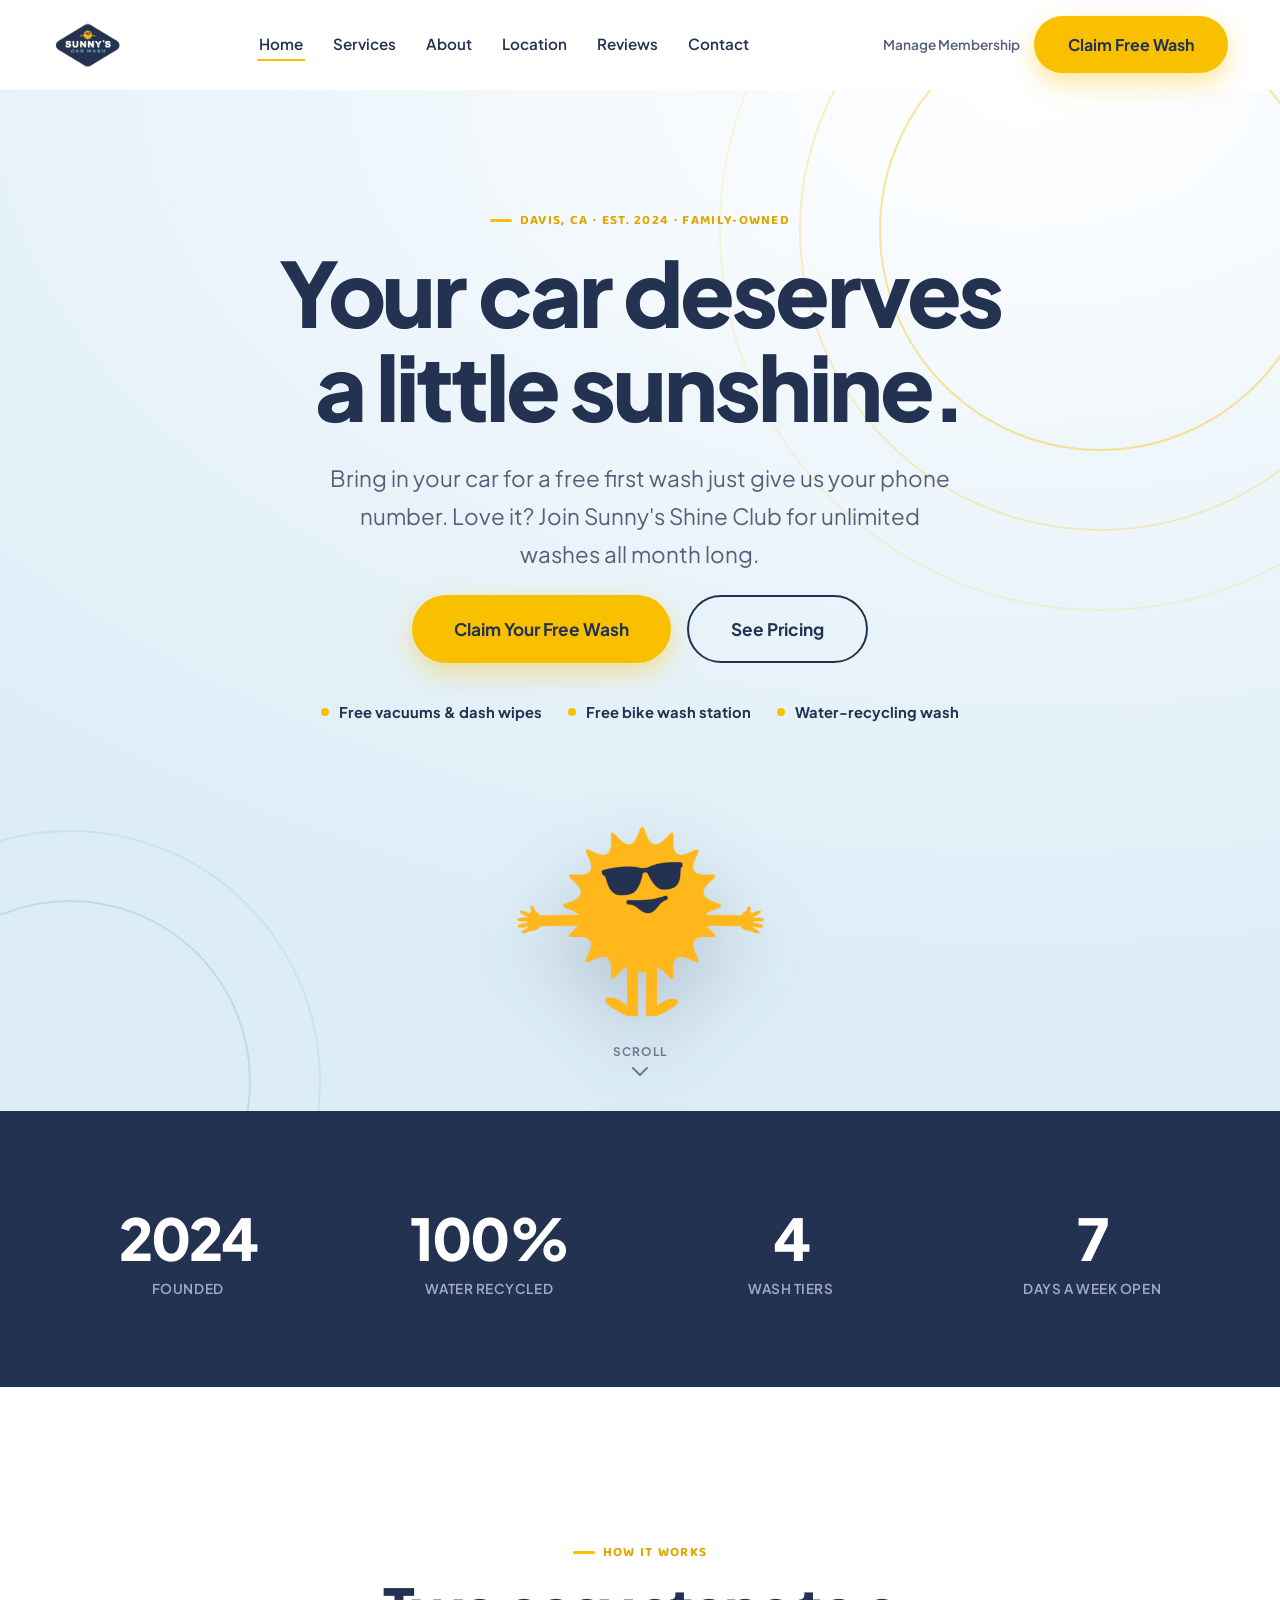
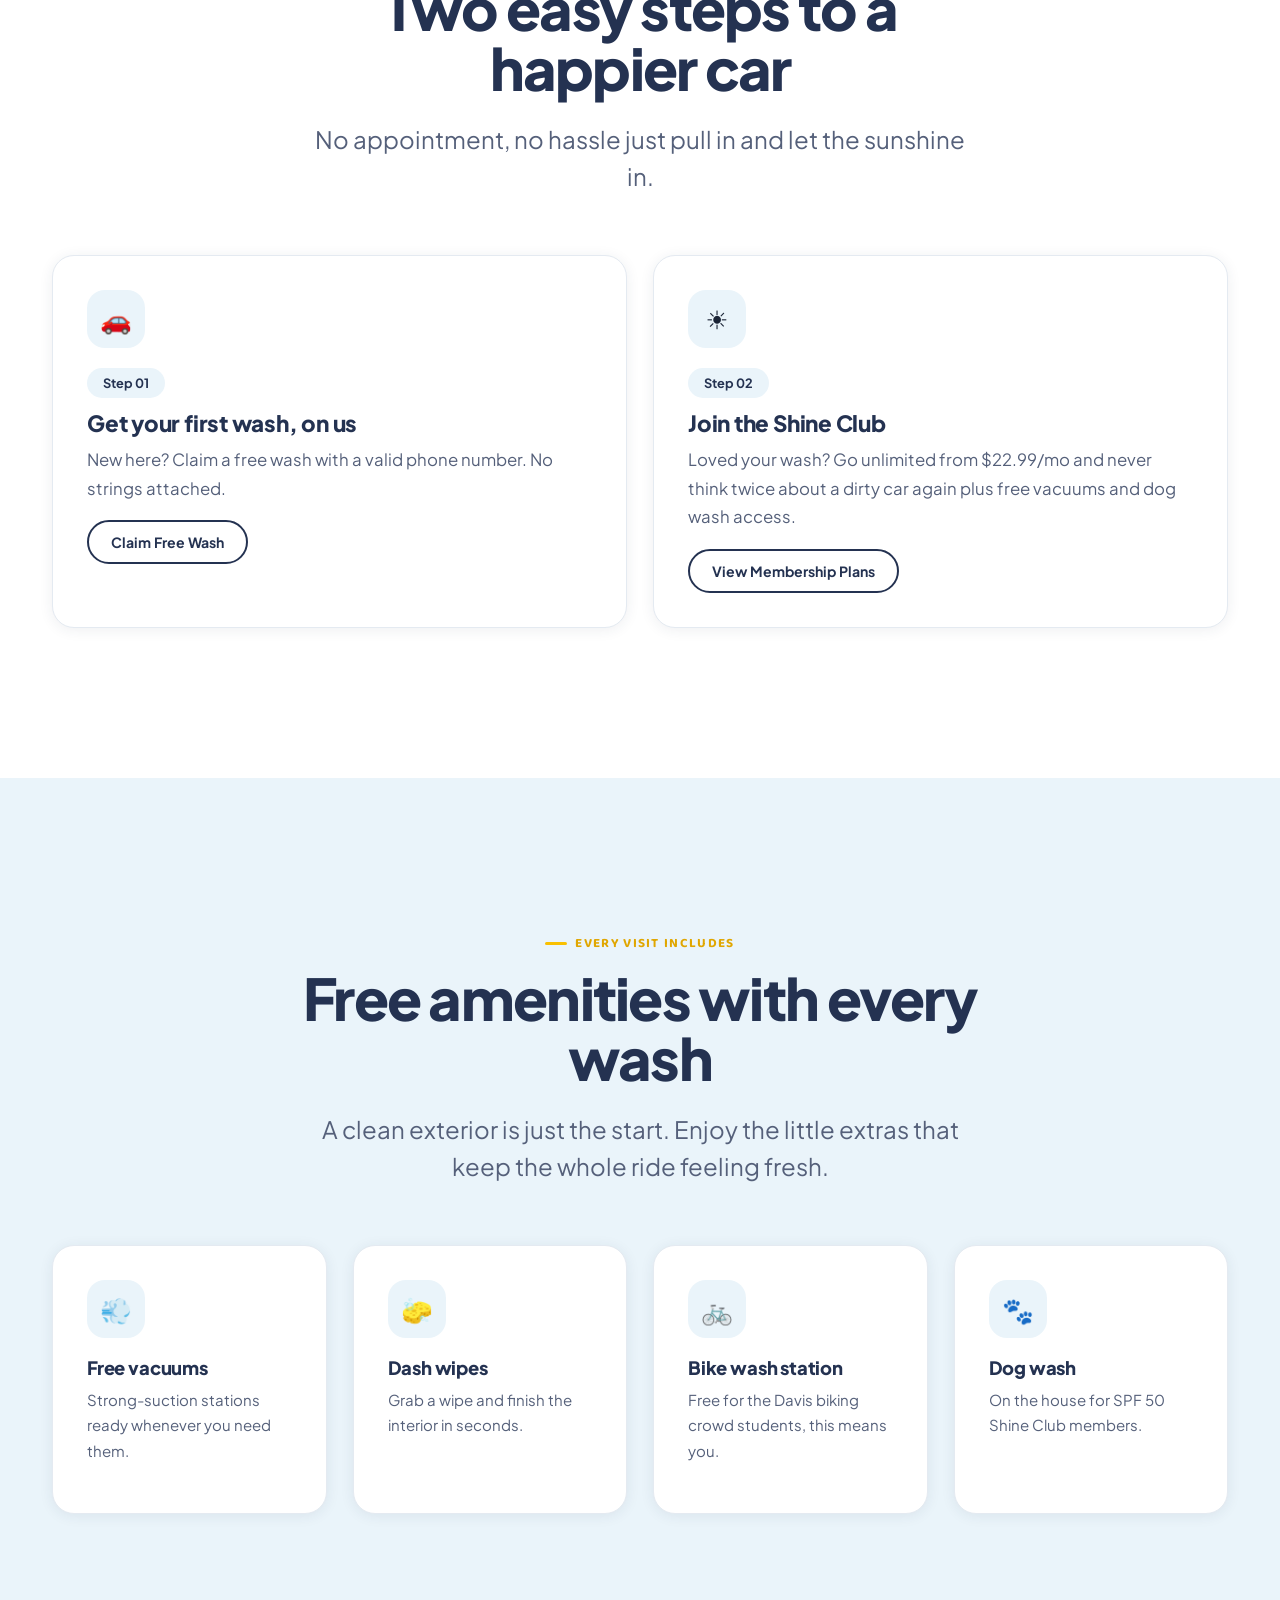
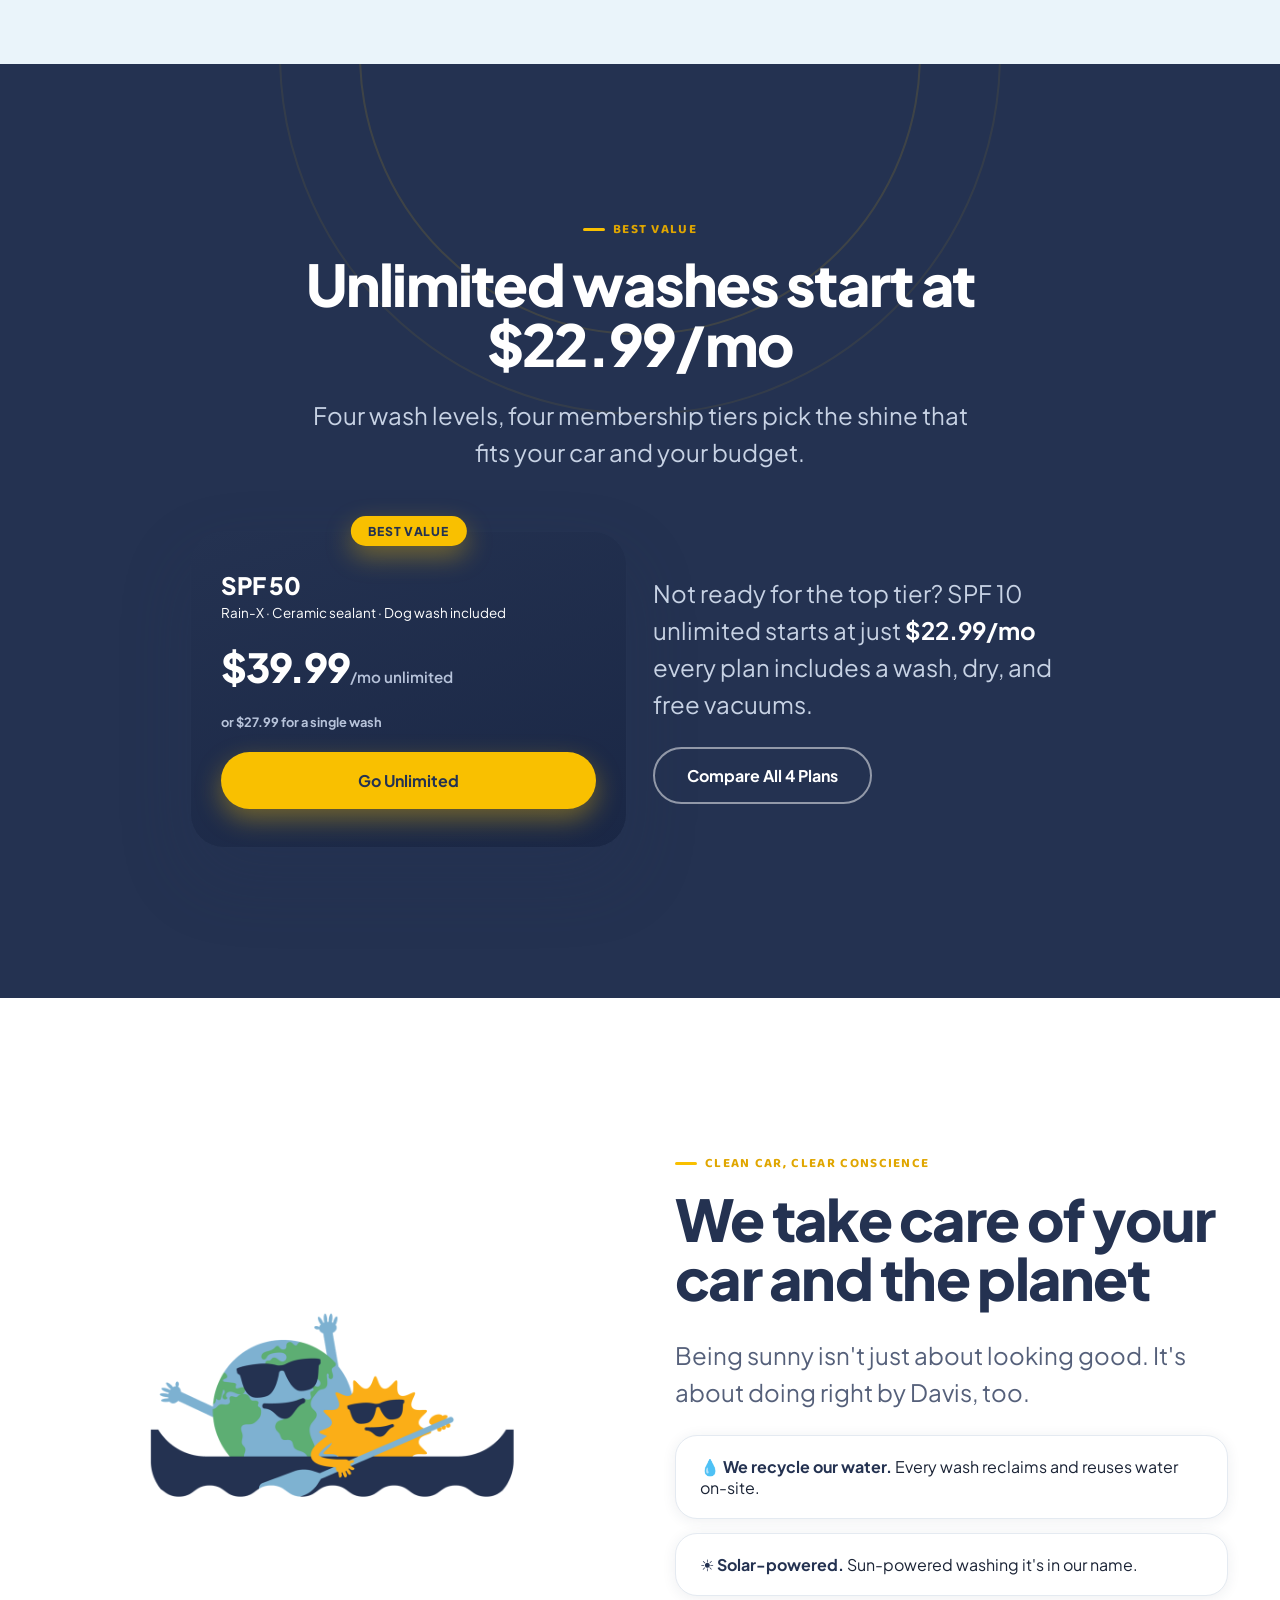
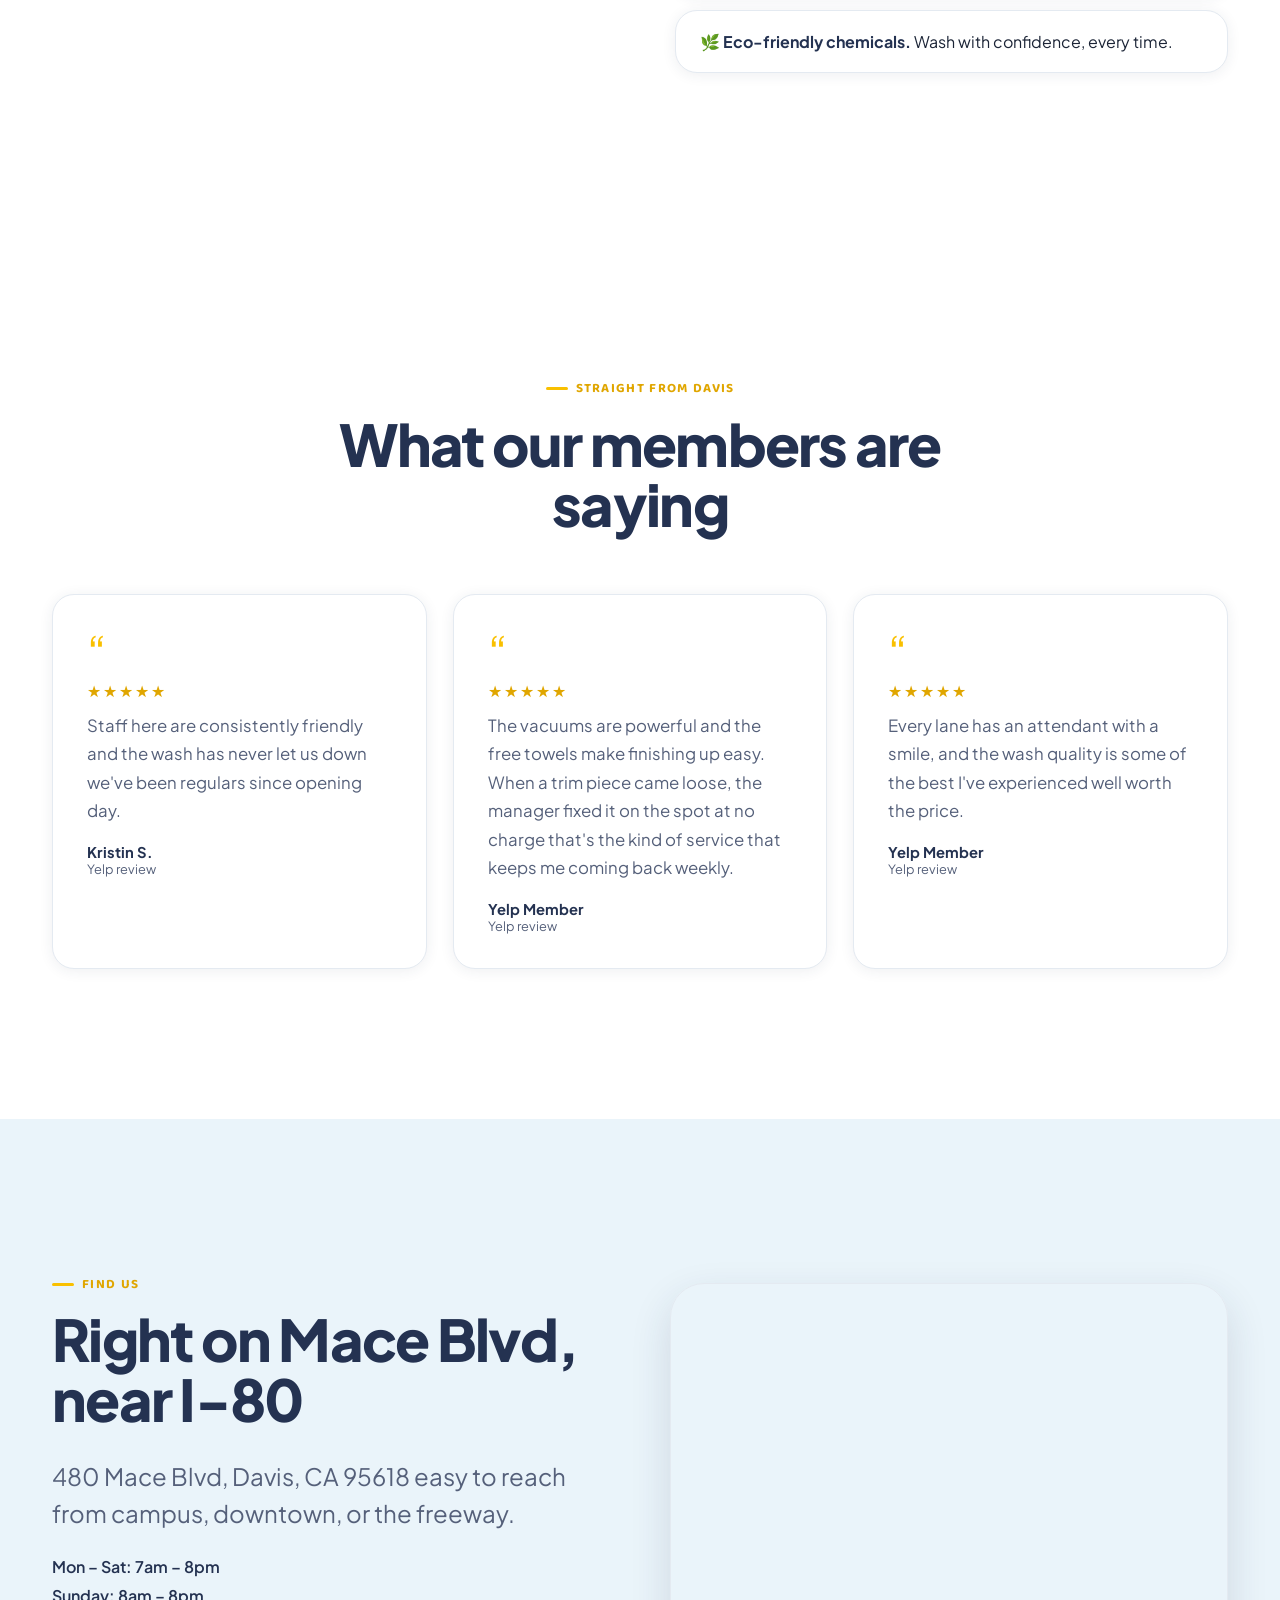
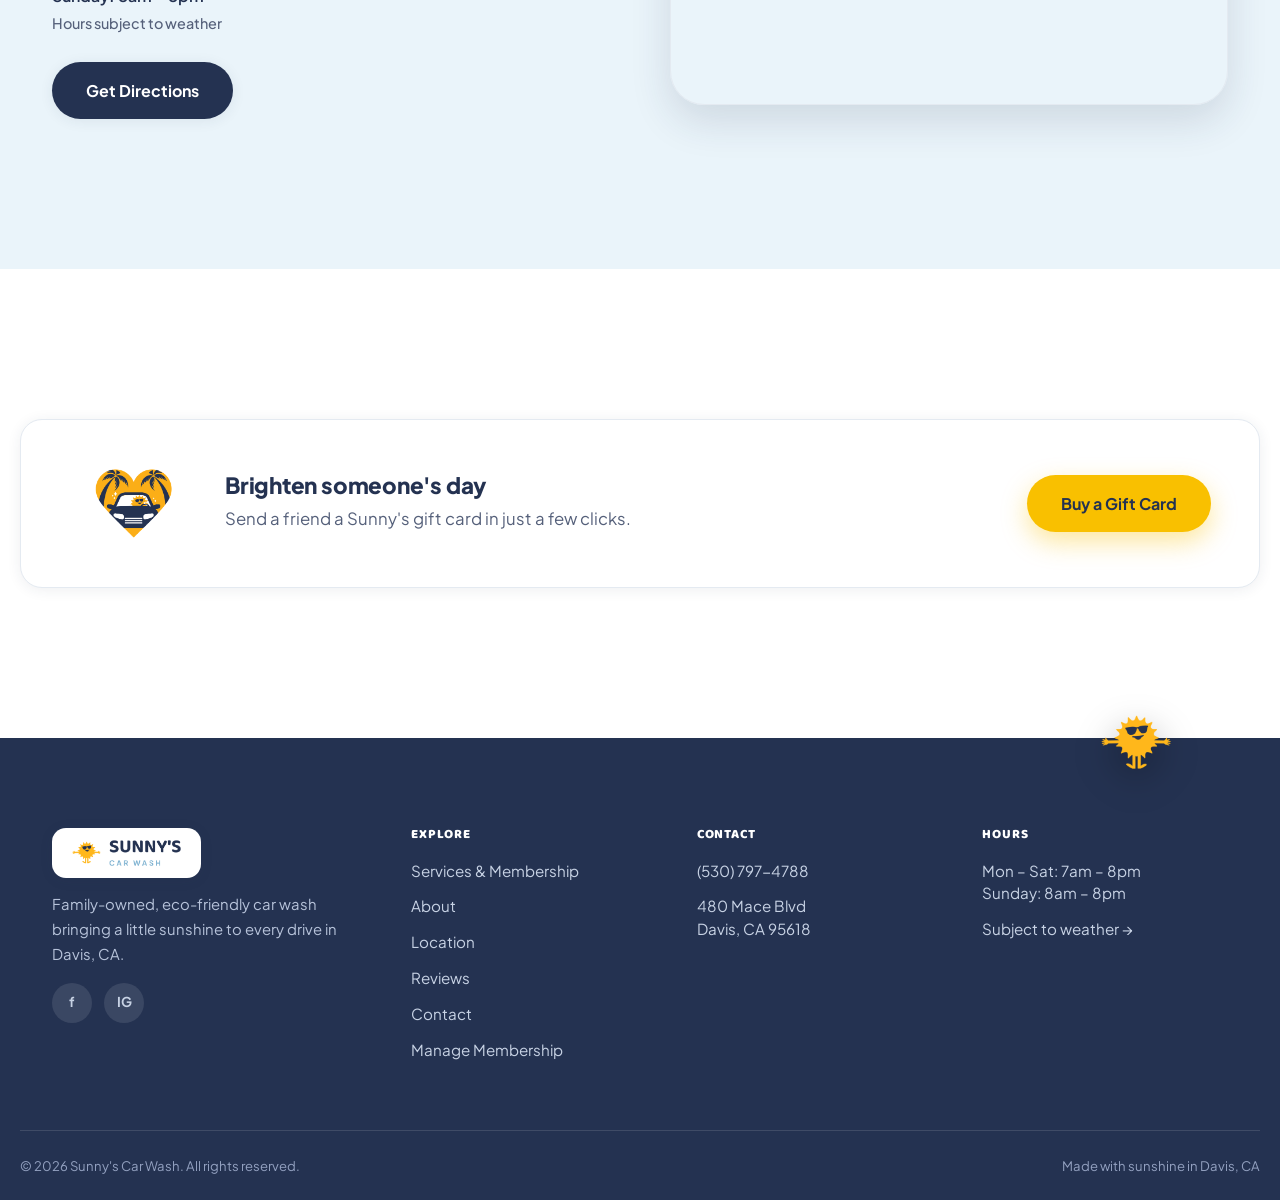
<file: index.html>
<!DOCTYPE html>
<html lang="en">
<head>
<meta charset="UTF-8">
<meta name="viewport" content="width=device-width, initial-scale=1.0">
<title>Sunny's Car Wash | Eco-Friendly Car Wash in Davis, CA</title>
<meta name="description" content="Get your first wash free with a valid phone number, then join Sunny's Shine Club for unlimited washes. Family-owned, eco-friendly car wash on Mace Blvd in Davis, CA.">
<link rel="icon" href="assets/favicon.png">
<link rel="stylesheet" href="css/styles.css">
</head>
<body>

<header class="site-header">
  <div class="header-inner">
    <a href="index.html" class="brand">
      <img src="assets/logo-badge.png" alt="Sunny's Car Wash">
    </a>
    <nav class="nav-links">
      <a href="index.html" class="active">Home</a>
      <a href="services.html">Services</a>
      <a href="about.html">About</a>
      <a href="location.html">Location</a>
      <a href="reviews.html">Reviews</a>
      <a href="contact.html">Contact</a>
    </nav>
    <div class="header-ctas">
      <a class="manage-link" href="https://sunnys-car-wash.patheon.app/" target="_blank" rel="noopener">Manage Membership</a>
      <a class="btn btn-gold" href="https://ahjvejuh.paperform.co" target="_blank" rel="noopener">Claim Free Wash</a>
      <button class="menu-btn" aria-label="Open menu" aria-expanded="false"><span></span><span></span><span></span></button>
    </div>
  </div>
  <nav class="mobile-nav">
    <a href="index.html">Home</a>
    <a href="services.html">Services</a>
    <a href="about.html">About</a>
    <a href="location.html">Location</a>
    <a href="reviews.html">Reviews</a>
    <a href="contact.html">Contact</a>
    <a href="https://sunnys-car-wash.patheon.app/" target="_blank" rel="noopener">Manage Membership</a>
  </nav>
</header>

<!-- ============ HERO (full viewport) ============ -->
<section class="hero">
  <div class="ray-burst" data-parallax="0.12" aria-hidden="true">
    <svg class="ray-spin" width="1000" height="1000" viewBox="0 0 1000 1000" style="right:-320px; top:-360px; opacity:.4;">
      <g stroke="#F9C000" stroke-width="2">
        <circle cx="500" cy="500" r="220" fill="none"/>
        <circle cx="500" cy="500" r="300" fill="none" opacity=".6"/>
        <circle cx="500" cy="500" r="380" fill="none" opacity=".35"/>
      </g>
    </svg>
    <svg width="700" height="700" viewBox="0 0 700 700" style="left:-280px; bottom:-320px; opacity:.3;">
      <g stroke="#7EB2D1" stroke-width="2">
        <circle cx="350" cy="350" r="180" fill="none"/>
        <circle cx="350" cy="350" r="250" fill="none" opacity=".6"/>
      </g>
    </svg>
  </div>
  <div class="hero-inner">
    <div class="eyebrow center" style="justify-content:center;">Davis, CA &middot; Est. 2024 &middot; Family-Owned</div>
    <h1>Your car deserves<br>a little sunshine.</h1>
    <p class="lead">Bring in your car for a free first wash just give us your phone number. Love it? Join Sunny's Shine Club for unlimited washes all month long.</p>
    <div class="btn-row" style="justify-content:center;">
      <a class="btn btn-gold btn-lg" href="https://ahjvejuh.paperform.co" target="_blank" rel="noopener">Claim Your Free Wash</a>
      <a class="btn btn-outline btn-lg" href="services.html">See Pricing</a>
    </div>
    <div class="hero-badges">
      <div class="hero-badge"><span class="dot"></span>Free vacuums &amp; dash wipes</div>
      <div class="hero-badge"><span class="dot"></span>Free bike wash station</div>
      <div class="hero-badge"><span class="dot"></span>Water-recycling wash</div>
    </div>
    <div class="hero-art float-y">
      <img src="assets/mascot.png" alt="Sunny, the Sunny's Car Wash mascot">
    </div>
  </div>
  <div class="scroll-cue">
    <span>Scroll</span>
    <svg class="chev" width="16" height="10" viewBox="0 0 16 10" fill="none"><path d="M1 1L8 8L15 1" stroke="currentColor" stroke-width="2" stroke-linecap="round" stroke-linejoin="round"/></svg>
  </div>
</section>

<!-- ============ STATS BAND ============ -->
<section class="section-pad-sm bg-navy">
  <div class="wrap">
    <div class="stats-band" data-stagger>
      <div class="reveal">
        <div class="stat-num">2024</div>
        <div class="stat-label">Founded</div>
      </div>
      <div class="reveal">
        <div class="stat-num"><span data-count="100" data-suffix="%">0%</span></div>
        <div class="stat-label">Water Recycled</div>
      </div>
      <div class="reveal">
        <div class="stat-num"><span data-count="4">0</span></div>
        <div class="stat-label">Wash Tiers</div>
      </div>
      <div class="reveal">
        <div class="stat-num"><span data-count="7">0</span></div>
        <div class="stat-label">Days a Week Open</div>
      </div>
    </div>
  </div>
</section>

<!-- ============ TWO STEPS ============ -->
<section class="section-pad">
  <div class="wrap">
    <div class="section-head reveal">
      <div class="eyebrow">How it works</div>
      <h2>Two easy steps to a happier car</h2>
      <p class="lg-text">No appointment, no hassle just pull in and let the sunshine in.</p>
    </div>
    <div class="grid grid-2" data-stagger>
      <div class="card lift reveal">
        <div class="icon-tile">🚗</div>
        <span class="pill" style="margin-bottom:14px;">Step 01</span>
        <h3>Get your first wash, on us</h3>
        <p>New here? Claim a free wash with a valid phone number. No strings attached.</p>
        <a class="btn btn-outline btn-sm" href="https://ahjvejuh.paperform.co" target="_blank" rel="noopener">Claim Free Wash</a>
      </div>
      <div class="card lift reveal">
        <div class="icon-tile">☀️</div>
        <span class="pill" style="margin-bottom:14px;">Step 02</span>
        <h3>Join the Shine Club</h3>
        <p>Loved your wash? Go unlimited from $22.99/mo and never think twice about a dirty car again plus free vacuums and dog wash access.</p>
        <a class="btn btn-outline btn-sm" href="services.html">View Membership Plans</a>
      </div>
    </div>
  </div>
</section>

<!-- ============ AMENITIES ============ -->
<section class="section-pad bg-sky">
  <div class="wrap">
    <div class="section-head reveal">
      <div class="eyebrow">Every visit includes</div>
      <h2>Free amenities with every wash</h2>
      <p class="lg-text">A clean exterior is just the start. Enjoy the little extras that keep the whole ride feeling fresh.</p>
    </div>
    <div class="grid grid-4" data-stagger>
      <div class="card lift reveal">
        <div class="icon-tile">💨</div>
        <h3 style="font-size:1.15rem;">Free vacuums</h3>
        <p style="font-size:.94rem;">Strong-suction stations ready whenever you need them.</p>
      </div>
      <div class="card lift reveal">
        <div class="icon-tile">🧽</div>
        <h3 style="font-size:1.15rem;">Dash wipes</h3>
        <p style="font-size:.94rem;">Grab a wipe and finish the interior in seconds.</p>
      </div>
      <div class="card lift reveal">
        <div class="icon-tile">🚲</div>
        <h3 style="font-size:1.15rem;">Bike wash station</h3>
        <p style="font-size:.94rem;">Free for the Davis biking crowd students, this means you.</p>
      </div>
      <div class="card lift reveal">
        <div class="icon-tile">🐾</div>
        <h3 style="font-size:1.15rem;">Dog wash</h3>
        <p style="font-size:.94rem;">On the house for SPF 50 Shine Club members.</p>
      </div>
    </div>
  </div>
</section>

<!-- ============ MEMBERSHIP TEASER ============ -->
<section class="section-pad bg-navy" style="overflow:hidden;">
  <div class="ray-burst" data-parallax="0.08" aria-hidden="true">
    <svg width="900" height="900" viewBox="0 0 900 900" style="left:50%; top:-460px; transform:translateX(-50%); opacity:.12;">
      <g stroke="#F9C000" stroke-width="2">
        <circle cx="450" cy="450" r="280" fill="none"/>
        <circle cx="450" cy="450" r="360" fill="none" opacity=".6"/>
      </g>
    </svg>
  </div>
  <div class="wrap" style="position:relative; z-index:2;">
    <div class="section-head reveal">
      <div class="eyebrow">Best value</div>
      <h2>Unlimited washes start at $22.99/mo</h2>
      <p class="lg-text">Four wash levels, four membership tiers pick the shine that fits your car and your budget.</p>
    </div>
    <div class="grid grid-2" style="max-width:900px; margin:0 auto; align-items:center;">
      <div class="tier best reveal-scale" style="transform:none;">
        <span class="tier-badge">Best Value</span>
        <div class="tier-name">SPF 50</div>
        <div class="tier-sub">Rain-X · Ceramic sealant · Dog wash included</div>
        <div class="tier-price-row">
          <span class="tier-price">$39.99<small>/mo unlimited</small></span>
        </div>
        <div class="tier-or">or $27.99 for a single wash</div>
        <a class="btn btn-gold" style="margin-top:22px;" href="https://sunnys-car-wash.patheon.app" target="_blank" rel="noopener">Go Unlimited</a>
      </div>
      <div class="reveal" style="color:#C7D2E4;">
        <p class="lg-text" style="color:#C7D2E4;">Not ready for the top tier? SPF 10 unlimited starts at just <strong style="color:#fff;">$22.99/mo</strong> every plan includes a wash, dry, and free vacuums.</p>
        <a class="btn btn-outline" href="services.html">Compare All 4 Plans</a>
      </div>
    </div>
  </div>
</section>

<!-- ============ ECO SECTION ============ -->
<section class="section-pad">
  <div class="wrap grid grid-2" style="align-items:center; gap:70px;">
    <div class="reveal-scale">
      <img src="assets/illus-canoe.png" alt="" style="max-width:min(420px, 100%); margin:0 auto;">
    </div>
    <div class="reveal">
      <div class="eyebrow">Clean car, clear conscience</div>
      <h2>We take care of your car and the planet</h2>
      <p class="lg-text">Being sunny isn't just about looking good. It's about doing right by Davis, too.</p>
      <ul class="stack" style="margin-top:24px; gap:14px;" data-stagger>
        <li class="card reveal" style="padding:20px 24px;"><strong style="color:var(--navy)">💧 We recycle our water.</strong> Every wash reclaims and reuses water on-site.</li>
        <li class="card reveal" style="padding:20px 24px;"><strong style="color:var(--navy)">☀️ Solar-powered.</strong> Sun-powered washing it's in our name.</li>
        <li class="card reveal" style="padding:20px 24px;"><strong style="color:var(--navy)">🌿 Eco-friendly chemicals.</strong> Wash with confidence, every time.</li>
      </ul>
    </div>
  </div>
</section>

<!-- ============ TESTIMONIALS ============ -->
<section class="section-pad">
  <div class="wrap">
    <div class="section-head reveal">
      <div class="eyebrow">Straight from Davis</div>
      <h2>What our members are saying</h2>
    </div>
    <div class="grid grid-3" data-stagger>
      <div class="testi-card reveal">
        <span class="testi-mark">&ldquo;</span>
        <div class="testi-stars">★★★★★</div>
        <p>Staff here are consistently friendly and the wash has never let us down we've been regulars since opening day.</p>
        <div class="testi-name">Kristin S.</div>
        <div class="testi-src">Yelp review</div>
      </div>
      <div class="testi-card reveal">
        <span class="testi-mark">&ldquo;</span>
        <div class="testi-stars">★★★★★</div>
        <p>The vacuums are powerful and the free towels make finishing up easy. When a trim piece came loose, the manager fixed it on the spot at no charge that's the kind of service that keeps me coming back weekly.</p>
        <div class="testi-name">Yelp Member</div>
        <div class="testi-src">Yelp review</div>
      </div>
      <div class="testi-card reveal">
        <span class="testi-mark">&ldquo;</span>
        <div class="testi-stars">★★★★★</div>
        <p>Every lane has an attendant with a smile, and the wash quality is some of the best I've experienced well worth the price.</p>
        <div class="testi-name">Yelp Member</div>
        <div class="testi-src">Yelp review</div>
      </div>
    </div>
  </div>
</section>

<!-- ============ LOCATION TEASER ============ -->
<section class="section-pad bg-sky">
  <div class="wrap grid grid-2" style="align-items:center; gap:60px;">
    <div class="reveal">
      <div class="eyebrow">Find us</div>
      <h2>Right on Mace Blvd, near I-80</h2>
      <p class="lg-text">480 Mace Blvd, Davis, CA 95618 easy to reach from campus, downtown, or the freeway.</p>
      <ul class="stack" style="margin:22px 0 30px; color:var(--navy); font-weight:600;">
        <li>Mon – Sat: 7am – 8pm</li>
        <li>Sunday: 8am – 8pm</li>
        <li style="font-weight:500; color:var(--ink-soft); font-size:.9rem;">Hours subject to weather</li>
      </ul>
      <a class="btn btn-navy" href="location.html">Get Directions</a>
    </div>
    <div class="map-frame reveal">
      <iframe src="https://www.google.com/maps?q=Sunny's+Car+Wash,480+Mace+Blvd,Davis,CA+95618&amp;output=embed" loading="lazy" title="Map to Sunny's Car Wash"></iframe>
    </div>
  </div>
</section>

<!-- ============ GIFT CARD BANNER ============ -->
<section class="section-pad">
  <div class="wrap card reveal-scale" style="display:flex; align-items:center; justify-content:space-between; gap:30px; flex-wrap:wrap; padding:48px;">
    <div style="display:flex; align-items:center; gap:26px; flex-wrap:wrap;">
      <img src="assets/illus-heart.png" alt="" style="width:130px;">
      <div>
        <h3 style="margin-bottom:8px;">Brighten someone's day</h3>
        <p style="margin:0;">Send a friend a Sunny's gift card in just a few clicks.</p>
      </div>
    </div>
    <a class="btn btn-gold" href="https://sunnys-car-wash.patheon.app" target="_blank" rel="noopener">Buy a Gift Card</a>
  </div>
</section>

<!-- ============ FOOTER ============ -->
<footer class="site-footer">
  <img src="assets/mascot.png" class="footer-mascot" alt="" aria-hidden="true">
  <div class="wrap footer-grid">
    <div class="footer-col">
      <img src="assets/logo-horizontal.png" alt="Sunny's Car Wash" class="footer-logo">
      <p>Family-owned, eco-friendly car wash bringing a little sunshine to every drive in Davis, CA.</p>
      <div class="social-row">
        <a href="https://www.facebook.com/sunnyscleancar" target="_blank" rel="noopener" aria-label="Facebook">f</a>
        <a href="https://www.instagram.com/sunnyscarwash" target="_blank" rel="noopener" aria-label="Instagram">IG</a>
      </div>
    </div>
    <div class="footer-col">
      <h4>Explore</h4>
      <a href="services.html">Services &amp; Membership</a>
      <a href="about.html">About</a>
      <a href="location.html">Location</a>
      <a href="reviews.html">Reviews</a>
      <a href="contact.html">Contact</a>
      <a href="https://sunnys-car-wash.patheon.app/" target="_blank" rel="noopener">Manage Membership</a>
    </div>
    <div class="footer-col">
      <h4>Contact</h4>
      <a href="tel:5307974788">(530) 797-4788</a>
      <address>480 Mace Blvd<br>Davis, CA 95618</address>
    </div>
    <div class="footer-col">
      <h4>Hours</h4>
      <address>Mon – Sat: 7am – 8pm<br>Sunday: 8am – 8pm</address>
      <a href="location.html" style="margin-top:4px;">Subject to weather →</a>
    </div>
  </div>
  <div class="wrap footer-bottom">
    <span>© 2026 Sunny's Car Wash. All rights reserved.</span>
    <span>Made with sunshine in Davis, CA</span>
  </div>
</footer>

<script src="js/main.js"></script>
</body>
</html>
</file>
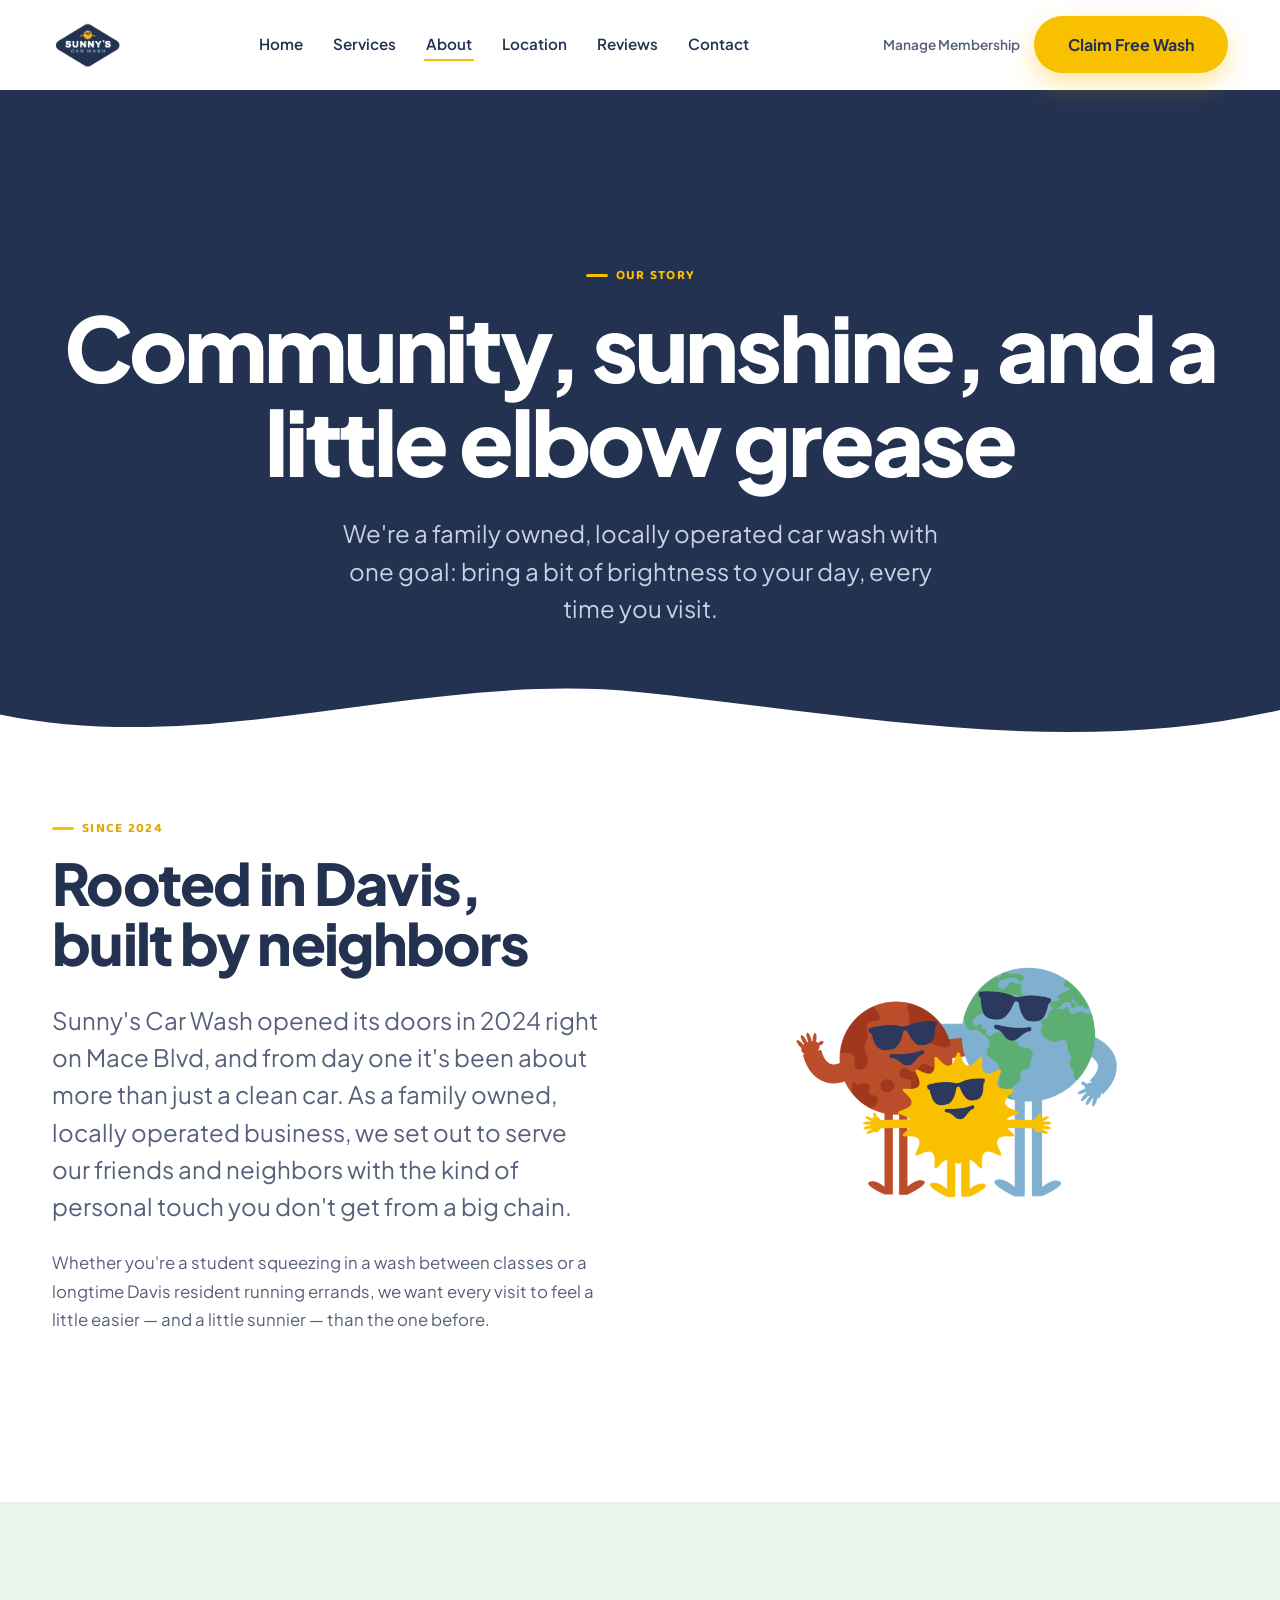
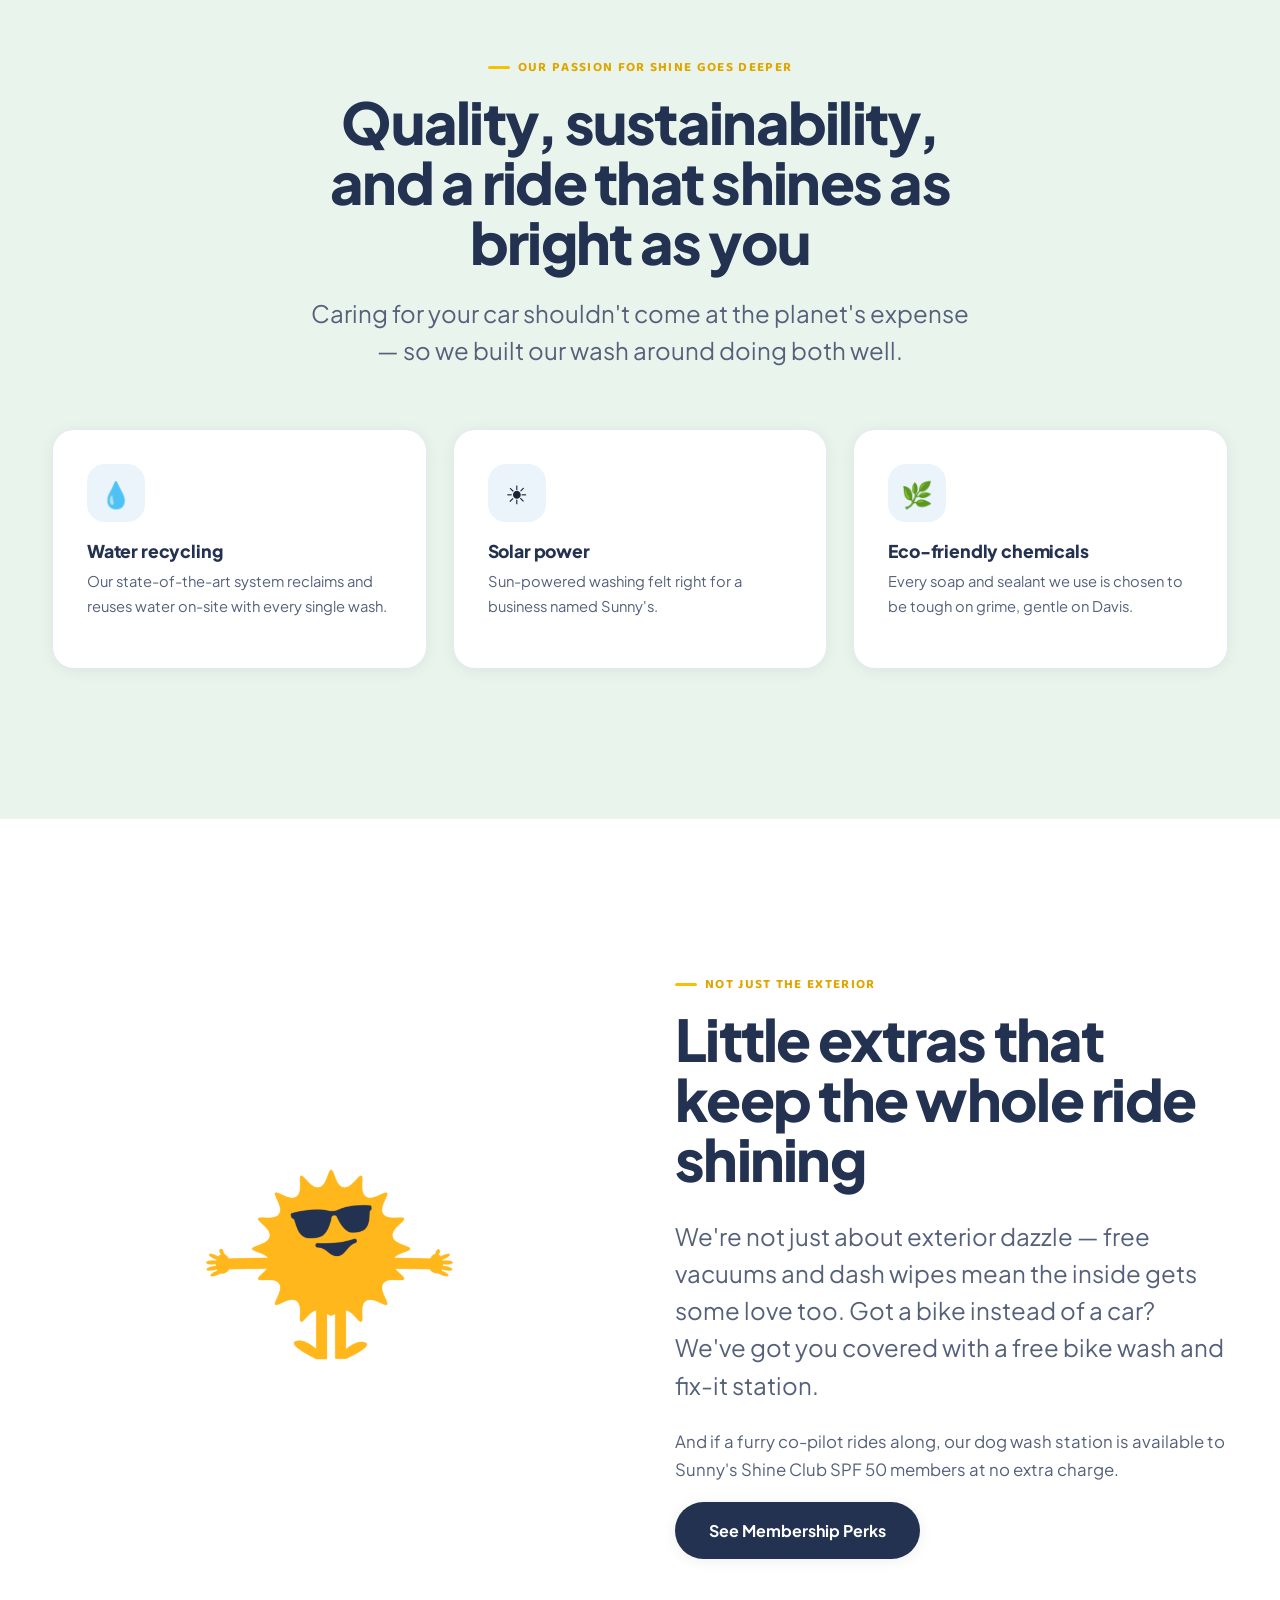
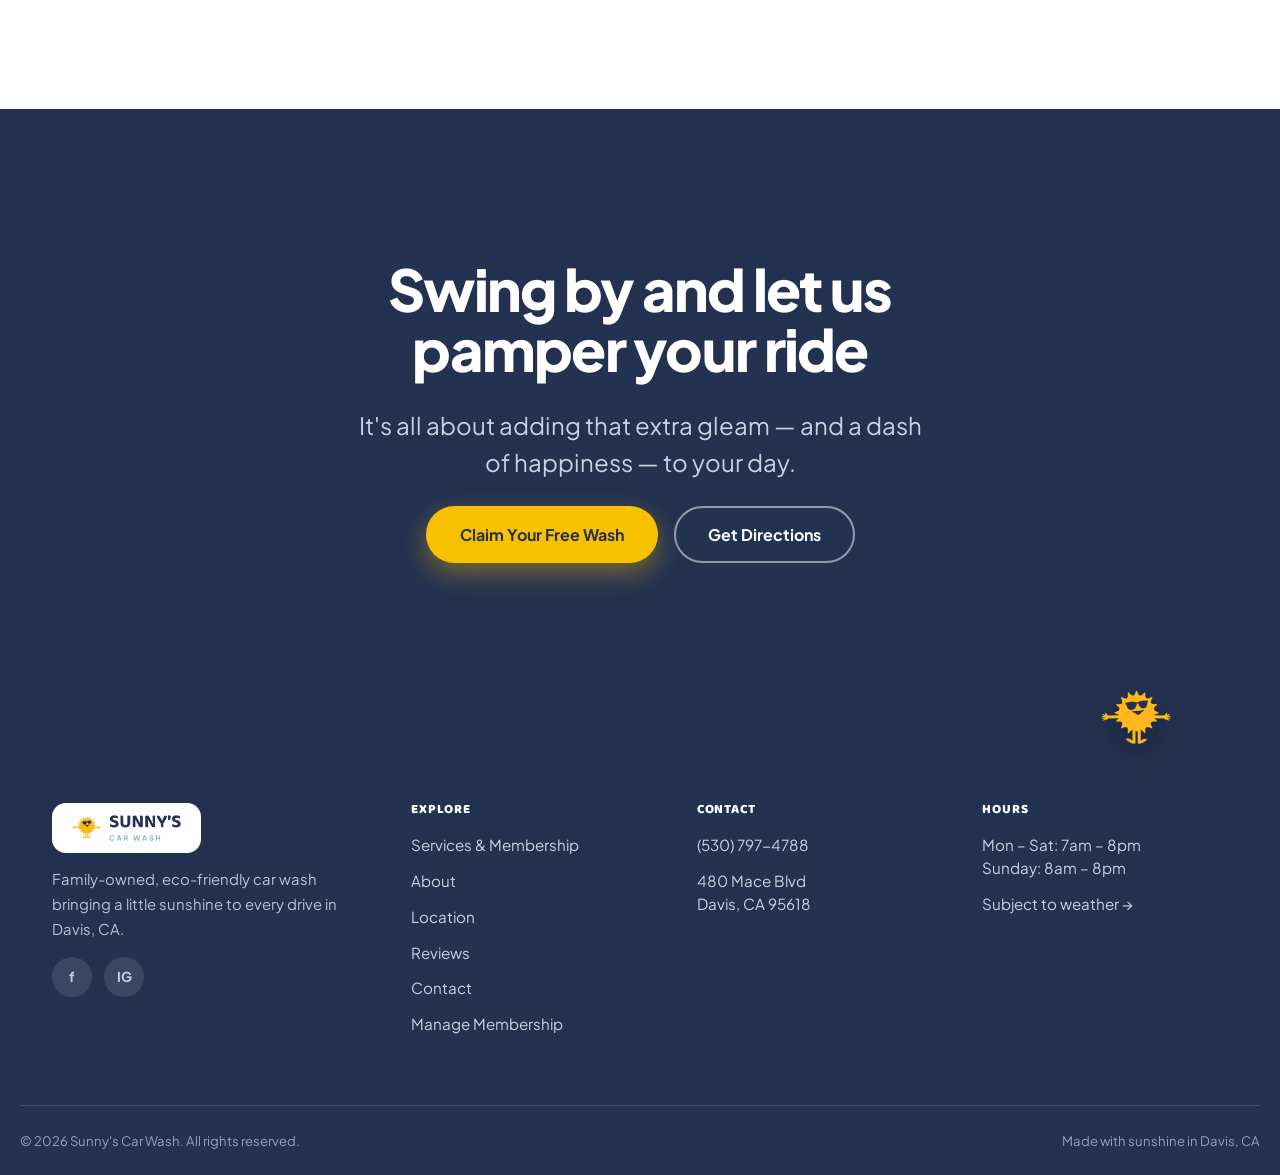
<file: about.html>
<!DOCTYPE html>
<html lang="en">
<head>
<meta charset="UTF-8">
<meta name="viewport" content="width=device-width, initial-scale=1.0">
<title>About Us | Sunny's Car Wash, Davis CA</title>
<meta name="description" content="Family-owned and locally operated since 2024, Sunny's Car Wash brings eco-friendly, community-first car care to Davis, CA.">
<link rel="icon" href="assets/favicon.png">
<link rel="stylesheet" href="css/styles.css">
</head>
<body>

<header class="site-header">
  <div class="header-inner">
    <a href="index.html" class="brand"><img src="assets/logo-badge.png" alt="Sunny's Car Wash"></a>
    <nav class="nav-links">
      <a href="index.html">Home</a>
      <a href="services.html">Services</a>
      <a href="about.html" class="active">About</a>
      <a href="location.html">Location</a>
      <a href="reviews.html">Reviews</a>
      <a href="contact.html">Contact</a>
    </nav>
    <div class="header-ctas">
      <a class="manage-link" href="https://sunnys-car-wash.patheon.app/" target="_blank" rel="noopener">Manage Membership</a>
      <a class="btn btn-gold" href="https://ahjvejuh.paperform.co" target="_blank" rel="noopener">Claim Free Wash</a>
      <button class="menu-btn" aria-label="Open menu" aria-expanded="false"><span></span><span></span><span></span></button>
    </div>
  </div>
  <nav class="mobile-nav">
    <a href="index.html">Home</a>
    <a href="services.html">Services</a>
    <a href="about.html">About</a>
    <a href="location.html">Location</a>
    <a href="reviews.html">Reviews</a>
    <a href="contact.html">Contact</a>
    <a href="https://sunnys-car-wash.patheon.app/" target="_blank" rel="noopener">Manage Membership</a>
  </nav>
</header>

<section class="page-hero">
  <div class="wrap reveal in-view" style="position:relative; z-index:2;">
    <div class="eyebrow">Our story</div>
    <h1>Community, sunshine, and a little elbow grease</h1>
    <p class="lg-text">We're a family owned, locally operated car wash with one goal: bring a bit of brightness to your day, every time you visit.</p>
  </div>
  <svg class="wave" viewBox="0 0 1440 100" preserveAspectRatio="none" style="position:absolute; bottom:-1px; left:0;"><path fill="#FFFFFF" d="M0,50 C240,100 480,0 720,25 C960,50 1200,100 1440,45 L1440,100 L0,100 Z"/></svg>
</section>

<section class="section-pad" style="padding-top:56px;">
  <div class="wrap grid grid-2" style="align-items:center; gap:70px;">
    <div class="reveal">
      <div class="eyebrow">Since 2024</div>
      <h2>Rooted in Davis, built by neighbors</h2>
      <p class="lg-text">Sunny's Car Wash opened its doors in 2024 right on Mace Blvd, and from day one it's been about more than just a clean car. As a family owned, locally operated business, we set out to serve our friends and neighbors with the kind of personal touch you don't get from a big chain.</p>
      <p>Whether you're a student squeezing in a wash between classes or a longtime Davis resident running errands, we want every visit to feel a little easier — and a little sunnier — than the one before.</p>
    </div>
    <div class="center reveal-scale">
      <img src="assets/illus-planets.png" alt="Illustrated characters representing Sunny's community-first, planet-friendly approach" style="max-width:min(400px, 100%); margin:0 auto;">
    </div>
  </div>
</section>

<section class="section-pad bg-green">
  <div class="wrap">
    <div class="section-head reveal">
      <div class="eyebrow">Our passion for shine goes deeper</div>
      <h2>Quality, sustainability, and a ride that shines as bright as you</h2>
      <p class="lg-text">Caring for your car shouldn't come at the planet's expense — so we built our wash around doing both well.</p>
    </div>
    <div class="grid grid-3" data-stagger>
      <div class="card lift reveal">
        <div class="icon-tile">💧</div>
        <h3 style="font-size:1.1rem;">Water recycling</h3>
        <p style="font-size:.92rem;">Our state-of-the-art system reclaims and reuses water on-site with every single wash.</p>
      </div>
      <div class="card lift reveal">
        <div class="icon-tile">☀️</div>
        <h3 style="font-size:1.1rem;">Solar power</h3>
        <p style="font-size:.92rem;">Sun-powered washing felt right for a business named Sunny's.</p>
      </div>
      <div class="card lift reveal">
        <div class="icon-tile">🌿</div>
        <h3 style="font-size:1.1rem;">Eco-friendly chemicals</h3>
        <p style="font-size:.92rem;">Every soap and sealant we use is chosen to be tough on grime, gentle on Davis.</p>
      </div>
    </div>
  </div>
</section>

<section class="section-pad">
  <div class="wrap grid grid-2" style="align-items:center; gap:70px;">
    <div class="center reveal-scale">
      <img src="assets/mascot.png" alt="Sunny, the Sunny's Car Wash mascot" style="max-width:min(300px, 100%); margin:0 auto;">
    </div>
    <div class="reveal">
      <div class="eyebrow">Not just the exterior</div>
      <h2>Little extras that keep the whole ride shining</h2>
      <p class="lg-text">We're not just about exterior dazzle — free vacuums and dash wipes mean the inside gets some love too. Got a bike instead of a car? We've got you covered with a free bike wash and fix-it station.</p>
      <p>And if a furry co-pilot rides along, our dog wash station is available to Sunny's Shine Club SPF 50 members at no extra charge.</p>
      <a class="btn btn-navy" href="services.html">See Membership Perks</a>
    </div>
  </div>
</section>

<section class="section-pad bg-navy center">
  <div class="wrap reveal" style="max-width:640px;">
    <h2>Swing by and let us pamper your ride</h2>
    <p class="lg-text">It's all about adding that extra gleam — and a dash of happiness — to your day.</p>
    <div class="btn-row" style="justify-content:center;">
      <a class="btn btn-gold" href="https://ahjvejuh.paperform.co" target="_blank" rel="noopener">Claim Your Free Wash</a>
      <a class="btn btn-outline" href="location.html">Get Directions</a>
    </div>
  </div>
</section>

<footer class="site-footer">
  <img src="assets/mascot.png" class="footer-mascot" alt="" aria-hidden="true">
  <div class="wrap footer-grid">
    <div class="footer-col">
      <img src="assets/logo-horizontal.png" alt="Sunny's Car Wash" class="footer-logo">
      <p>Family-owned, eco-friendly car wash bringing a little sunshine to every drive in Davis, CA.</p>
      <div class="social-row">
        <a href="https://www.facebook.com/sunnyscleancar" target="_blank" rel="noopener" aria-label="Facebook">f</a>
        <a href="https://www.instagram.com/sunnyscarwash" target="_blank" rel="noopener" aria-label="Instagram">IG</a>
      </div>
    </div>
    <div class="footer-col">
      <h4>Explore</h4>
      <a href="services.html">Services &amp; Membership</a>
      <a href="about.html">About</a>
      <a href="location.html">Location</a>
      <a href="reviews.html">Reviews</a>
      <a href="contact.html">Contact</a>
      <a href="https://sunnys-car-wash.patheon.app/" target="_blank" rel="noopener">Manage Membership</a>
    </div>
    <div class="footer-col">
      <h4>Contact</h4>
      <a href="tel:5307974788">(530) 797-4788</a>
      <address>480 Mace Blvd<br>Davis, CA 95618</address>
    </div>
    <div class="footer-col">
      <h4>Hours</h4>
      <address>Mon – Sat: 7am – 8pm<br>Sunday: 8am – 8pm</address>
      <a href="location.html" style="margin-top:4px;">Subject to weather →</a>
    </div>
  </div>
  <div class="wrap footer-bottom">
    <span>© 2026 Sunny's Car Wash. All rights reserved.</span>
    <span>Made with sunshine in Davis, CA</span>
  </div>
</footer>

<script src="js/main.js"></script>
</body>
</html>
</file>
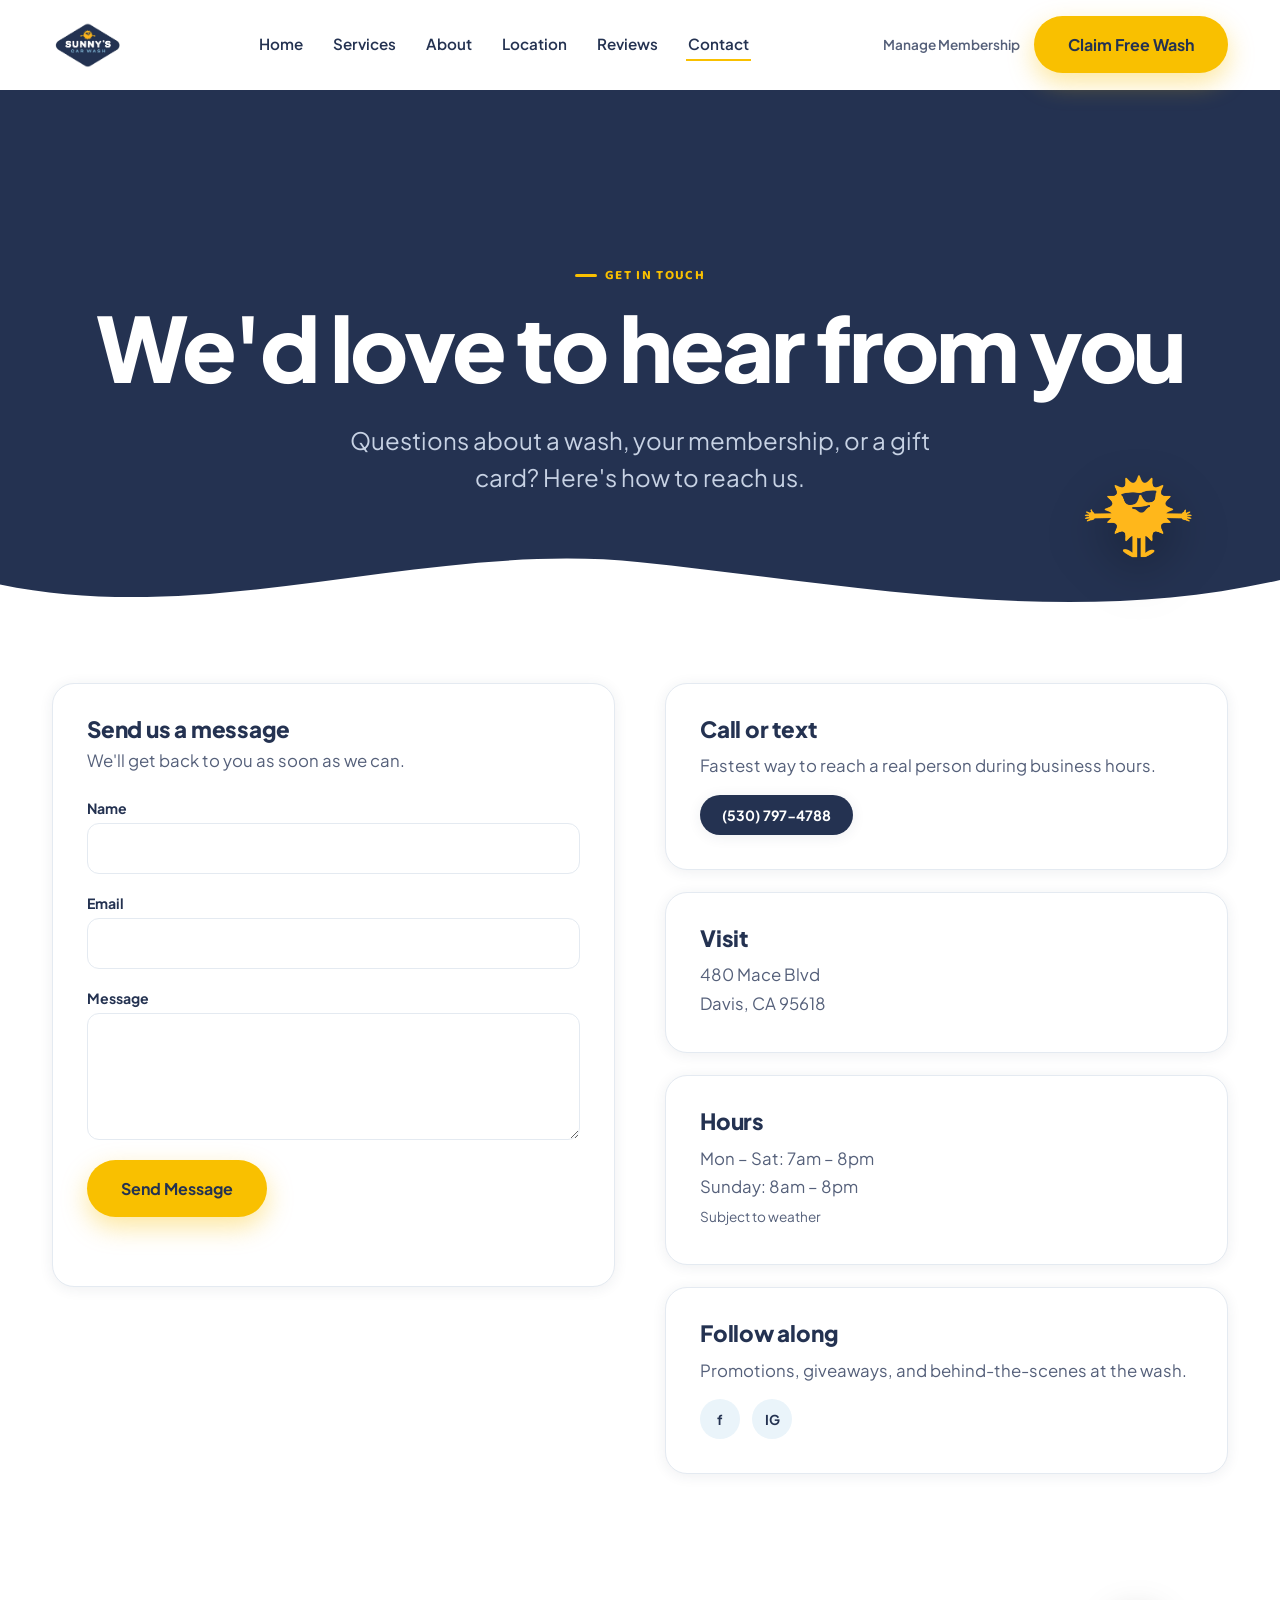
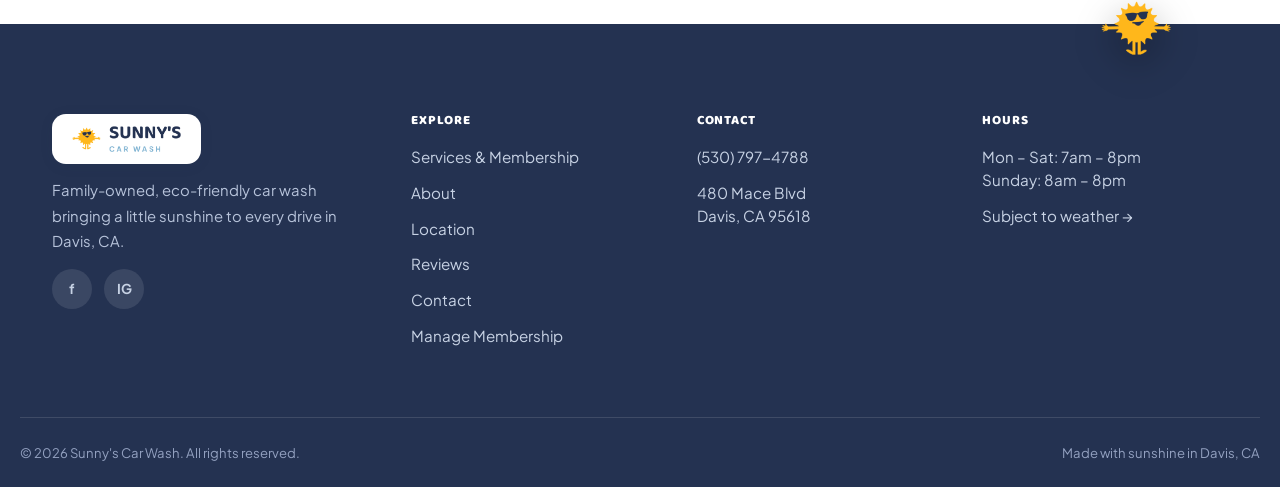
<file: contact.html>
<!DOCTYPE html>
<html lang="en">
<head>
<meta charset="UTF-8">
<meta name="viewport" content="width=device-width, initial-scale=1.0">
<title>Contact Us | Sunny's Car Wash, Davis CA</title>
<meta name="description" content="Questions about a wash, membership, or gift card? Reach Sunny's Car Wash by phone, email, or social media.">
<link rel="icon" href="assets/favicon.png">
<link rel="stylesheet" href="css/styles.css">
</head>
<body>

<header class="site-header">
  <div class="header-inner">
    <a href="index.html" class="brand"><img src="assets/logo-badge.png" alt="Sunny's Car Wash"></a>
    <nav class="nav-links">
      <a href="index.html">Home</a>
      <a href="services.html">Services</a>
      <a href="about.html">About</a>
      <a href="location.html">Location</a>
      <a href="reviews.html">Reviews</a>
      <a href="contact.html" class="active">Contact</a>
    </nav>
    <div class="header-ctas">
      <a class="manage-link" href="https://sunnys-car-wash.patheon.app/" target="_blank" rel="noopener">Manage Membership</a>
      <a class="btn btn-gold" href="https://ahjvejuh.paperform.co" target="_blank" rel="noopener">Claim Free Wash</a>
      <button class="menu-btn" aria-label="Open menu" aria-expanded="false"><span></span><span></span><span></span></button>
    </div>
  </div>
  <nav class="mobile-nav">
    <a href="index.html">Home</a>
    <a href="services.html">Services</a>
    <a href="about.html">About</a>
    <a href="location.html">Location</a>
    <a href="reviews.html">Reviews</a>
    <a href="contact.html">Contact</a>
    <a href="https://sunnys-car-wash.patheon.app/" target="_blank" rel="noopener">Manage Membership</a>
  </nav>
</header>

<section class="page-hero">
  <img src="assets/mascot.png" class="page-hero-mascot float-y" alt="Sunny, the Sunny's Car Wash mascot">
  <div class="wrap reveal in-view" style="position:relative; z-index:2;">
    <div class="eyebrow">Get in touch</div>
    <h1>We'd love to hear from you</h1>
    <p class="lg-text">Questions about a wash, your membership, or a gift card? Here's how to reach us.</p>
  </div>
  <svg class="wave" viewBox="0 0 1440 100" preserveAspectRatio="none" style="position:absolute; bottom:-1px; left:0;"><path fill="#FFFFFF" d="M0,50 C240,100 480,0 720,25 C960,50 1200,100 1440,45 L1440,100 L0,100 Z"/></svg>
</section>

<section class="section-pad" style="padding-top:56px;">
  <div class="wrap grid grid-2" style="gap:50px; align-items:start;">

    <div class="card lift reveal">
      <h3 style="margin-bottom:6px;">Send us a message</h3>
      <p style="margin-bottom:24px;">We'll get back to you as soon as we can.</p>
      <form id="contact-form">
        <input type="hidden" name="access_key" value="3ace63bc-4cc5-40c1-87a7-6e1fbd851641">
        <input type="hidden" name="subject" value="New message from sunnyscleancar.com">
        <input type="hidden" name="from_name" value="Sunny's Car Wash Website">
        <input type="checkbox" name="botcheck" class="hidden" style="display:none">
        <div class="form-field">
          <label for="name">Name</label>
          <input type="text" id="name" name="name" required>
        </div>
        <div class="form-field">
          <label for="email">Email</label>
          <input type="email" id="email" name="email" required>
        </div>
        <div class="form-field">
          <label for="message">Message</label>
          <textarea id="message" name="message" rows="5" required></textarea>
        </div>
        <button type="submit" class="btn btn-gold">Send Message</button>
        <p id="form-status" class="form-status" role="status" aria-live="polite"></p>
      </form>
    </div>

    <div class="reveal" style="--delay:.15s">
      <div class="card lift" style="margin-bottom:22px;">
        <h3>Call or text</h3>
        <p style="margin-bottom:14px;">Fastest way to reach a real person during business hours.</p>
        <a class="btn btn-navy btn-sm" href="tel:5307974788">(530) 797-4788</a>
      </div>
      <div class="card lift" style="margin-bottom:22px;">
        <h3>Visit</h3>
        <p style="margin-bottom:0;">480 Mace Blvd<br>Davis, CA 95618</p>
      </div>
      <div class="card lift" style="margin-bottom:22px;">
        <h3>Hours</h3>
        <p style="margin-bottom:0;">Mon – Sat: 7am – 8pm<br>Sunday: 8am – 8pm<br><span style="font-size:.85rem;">Subject to weather</span></p>
      </div>
      <div class="card lift">
        <h3>Follow along</h3>
        <p style="margin-bottom:14px;">Promotions, giveaways, and behind-the-scenes at the wash.</p>
        <div class="social-row">
          <a href="https://www.facebook.com/sunnyscleancar" target="_blank" rel="noopener" aria-label="Facebook" style="background:var(--sky-tint); color:var(--navy);">f</a>
          <a href="https://www.instagram.com/sunnyscarwash" target="_blank" rel="noopener" aria-label="Instagram" style="background:var(--sky-tint); color:var(--navy);">IG</a>
        </div>
      </div>
    </div>

  </div>
</section>

<footer class="site-footer">
  <img src="assets/mascot.png" class="footer-mascot" alt="" aria-hidden="true">
  <div class="wrap footer-grid">
    <div class="footer-col">
      <img src="assets/logo-horizontal.png" alt="Sunny's Car Wash" class="footer-logo">
      <p>Family-owned, eco-friendly car wash bringing a little sunshine to every drive in Davis, CA.</p>
      <div class="social-row">
        <a href="https://www.facebook.com/sunnyscleancar" target="_blank" rel="noopener" aria-label="Facebook">f</a>
        <a href="https://www.instagram.com/sunnyscarwash" target="_blank" rel="noopener" aria-label="Instagram">IG</a>
      </div>
    </div>
    <div class="footer-col">
      <h4>Explore</h4>
      <a href="services.html">Services &amp; Membership</a>
      <a href="about.html">About</a>
      <a href="location.html">Location</a>
      <a href="reviews.html">Reviews</a>
      <a href="contact.html">Contact</a>
      <a href="https://sunnys-car-wash.patheon.app/" target="_blank" rel="noopener">Manage Membership</a>
    </div>
    <div class="footer-col">
      <h4>Contact</h4>
      <a href="tel:5307974788">(530) 797-4788</a>
      <address>480 Mace Blvd<br>Davis, CA 95618</address>
    </div>
    <div class="footer-col">
      <h4>Hours</h4>
      <address>Mon – Sat: 7am – 8pm<br>Sunday: 8am – 8pm</address>
      <a href="location.html" style="margin-top:4px;">Subject to weather →</a>
    </div>
  </div>
  <div class="wrap footer-bottom">
    <span>© 2026 Sunny's Car Wash. All rights reserved.</span>
    <span>Made with sunshine in Davis, CA</span>
  </div>
</footer>

<script src="js/main.js"></script>
</body>
</html>
</file>
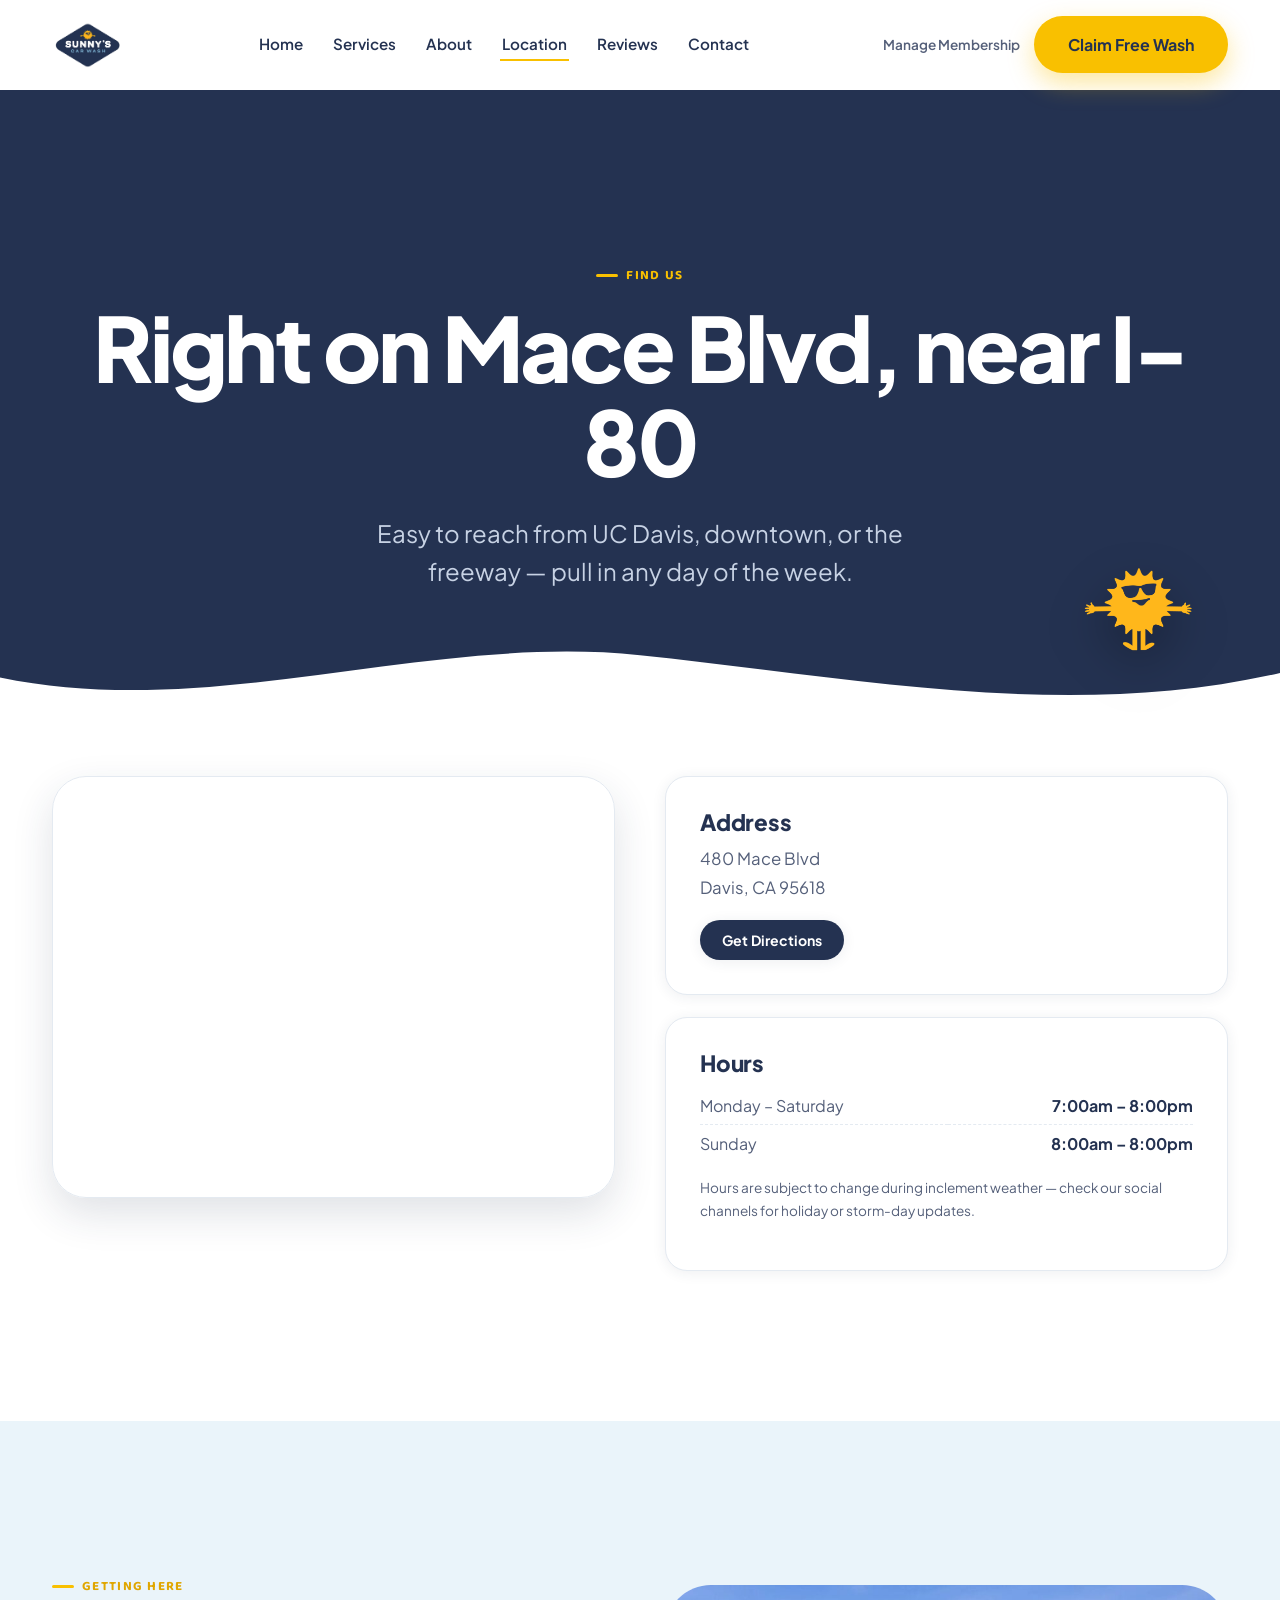
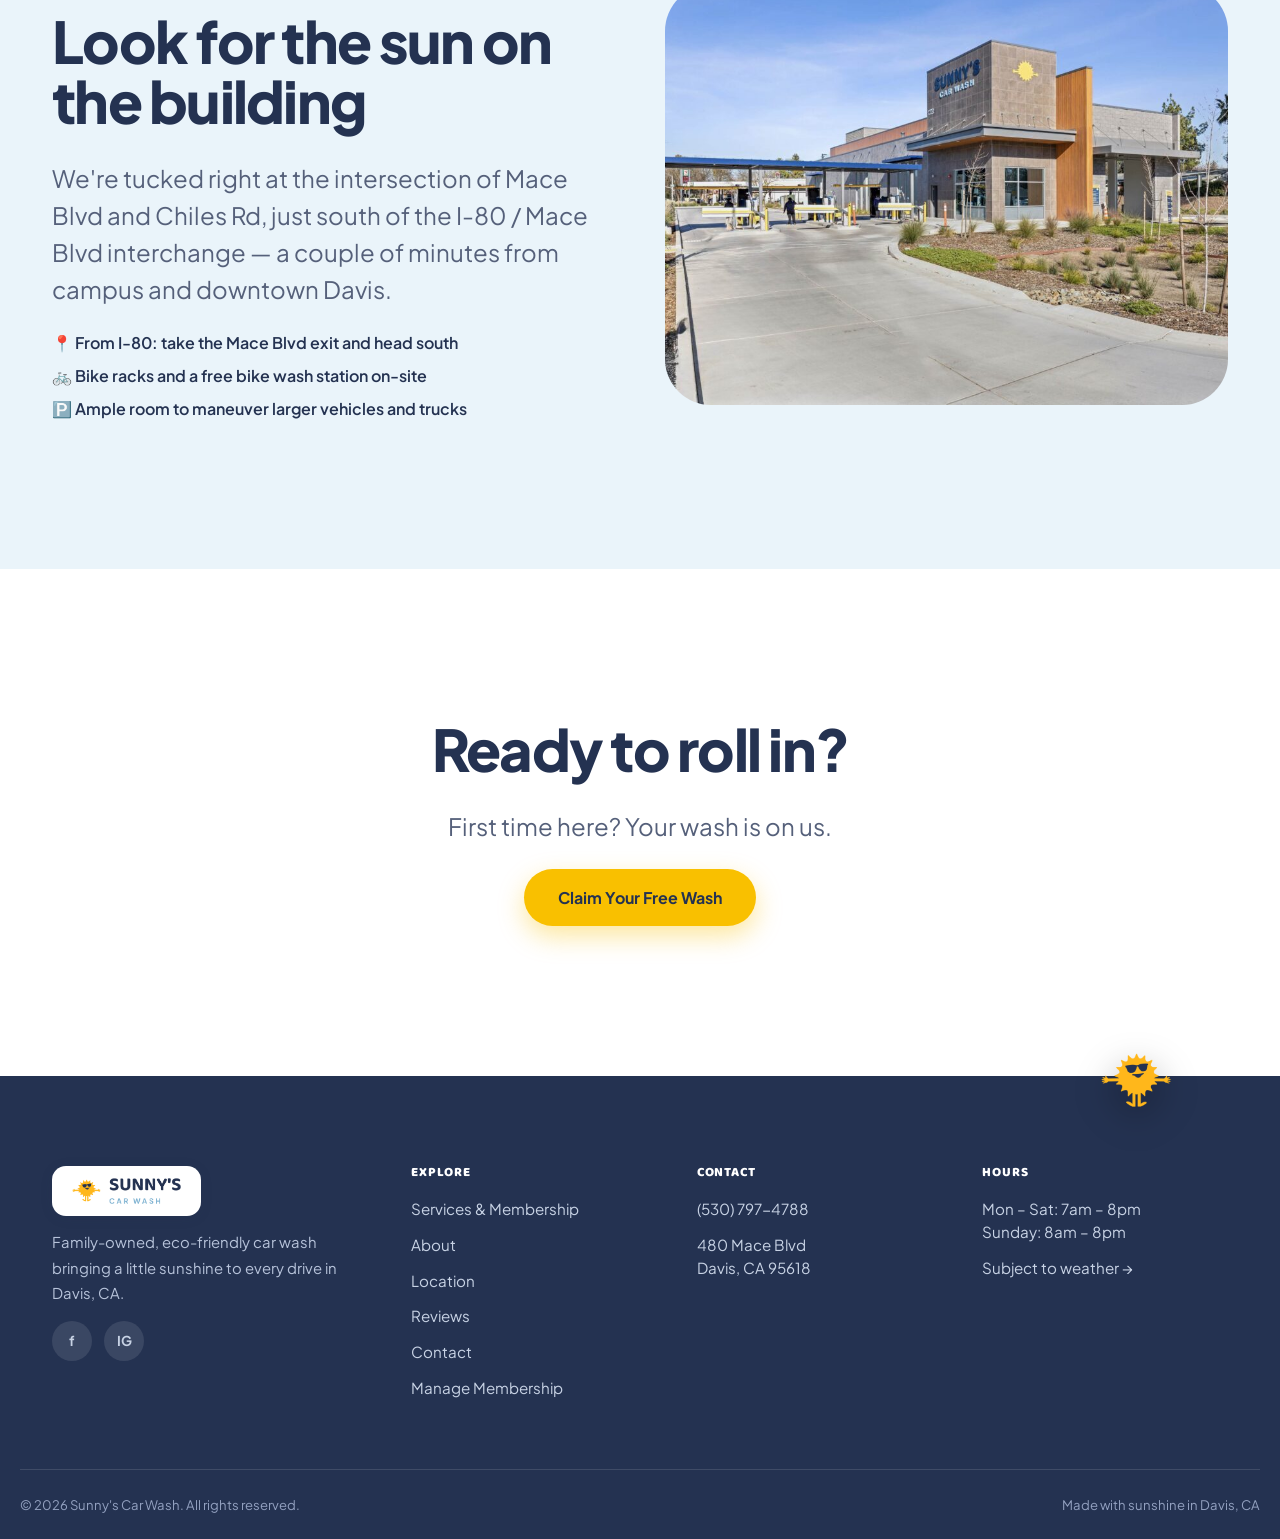
<file: location.html>
<!DOCTYPE html>
<html lang="en">
<head>
<meta charset="UTF-8">
<meta name="viewport" content="width=device-width, initial-scale=1.0">
<title>Location &amp; Hours | Sunny's Car Wash, Davis CA</title>
<meta name="description" content="Find Sunny's Car Wash at 480 Mace Blvd, Davis, CA 95618, right off I-80. Open daily — Mon-Sat 7am-8pm, Sunday 8am-8pm.">
<link rel="icon" href="assets/favicon.png">
<link rel="stylesheet" href="css/styles.css">
</head>
<body>

<header class="site-header">
  <div class="header-inner">
    <a href="index.html" class="brand"><img src="assets/logo-badge.png" alt="Sunny's Car Wash"></a>
    <nav class="nav-links">
      <a href="index.html">Home</a>
      <a href="services.html">Services</a>
      <a href="about.html">About</a>
      <a href="location.html" class="active">Location</a>
      <a href="reviews.html">Reviews</a>
      <a href="contact.html">Contact</a>
    </nav>
    <div class="header-ctas">
      <a class="manage-link" href="https://sunnys-car-wash.patheon.app/" target="_blank" rel="noopener">Manage Membership</a>
      <a class="btn btn-gold" href="https://ahjvejuh.paperform.co" target="_blank" rel="noopener">Claim Free Wash</a>
      <button class="menu-btn" aria-label="Open menu" aria-expanded="false"><span></span><span></span><span></span></button>
    </div>
  </div>
  <nav class="mobile-nav">
    <a href="index.html">Home</a>
    <a href="services.html">Services</a>
    <a href="about.html">About</a>
    <a href="location.html">Location</a>
    <a href="reviews.html">Reviews</a>
    <a href="contact.html">Contact</a>
    <a href="https://sunnys-car-wash.patheon.app/" target="_blank" rel="noopener">Manage Membership</a>
  </nav>
</header>

<section class="page-hero">
  <img src="assets/mascot.png" class="page-hero-mascot float-y" alt="Sunny, the Sunny's Car Wash mascot">
  <div class="wrap reveal in-view" style="position:relative; z-index:2;">
    <div class="eyebrow">Find us</div>
    <h1>Right on Mace Blvd, near I-80</h1>
    <p class="lg-text">Easy to reach from UC Davis, downtown, or the freeway — pull in any day of the week.</p>
  </div>
  <svg class="wave" viewBox="0 0 1440 100" preserveAspectRatio="none" style="position:absolute; bottom:-1px; left:0;"><path fill="#FFFFFF" d="M0,50 C240,100 480,0 720,25 C960,50 1200,100 1440,45 L1440,100 L0,100 Z"/></svg>
</section>

<section class="section-pad" style="padding-top:56px;">
  <div class="wrap grid grid-2" style="gap:50px; align-items:start;">
    <div class="map-frame reveal">
      <iframe src="https://www.google.com/maps?q=Sunny's+Car+Wash,480+Mace+Blvd,Davis,CA+95618&amp;output=embed" loading="lazy" title="Map to Sunny's Car Wash"></iframe>
    </div>
    <div class="reveal" style="--delay:.15s">
      <div class="card lift" style="margin-bottom:22px;">
        <h3>Address</h3>
        <p style="margin-bottom:18px;">480 Mace Blvd<br>Davis, CA 95618</p>
        <a class="btn btn-navy btn-sm" href="https://www.google.com/maps/dir//Sunny's+Car+Wash+480+Mace+Blvd+Davis,+CA+95618" target="_blank" rel="noopener">Get Directions</a>
      </div>
      <div class="card lift">
        <h3>Hours</h3>
        <table style="width:100%; border-collapse:collapse;">
          <tr><td style="padding:8px 0; color:var(--ink-soft);">Monday – Saturday</td><td style="padding:8px 0; text-align:right; font-weight:700; color:var(--navy);">7:00am – 8:00pm</td></tr>
          <tr style="border-top:1px dashed var(--line);"><td style="padding:8px 0; color:var(--ink-soft);">Sunday</td><td style="padding:8px 0; text-align:right; font-weight:700; color:var(--navy);">8:00am – 8:00pm</td></tr>
        </table>
        <p style="margin-top:14px; font-size:.85rem;">Hours are subject to change during inclement weather — check our social channels for holiday or storm-day updates.</p>
      </div>
    </div>
  </div>
</section>

<section class="section-pad bg-sky">
  <div class="wrap grid grid-2" style="align-items:center; gap:50px;">
    <div class="reveal">
      <div class="eyebrow">Getting here</div>
      <h2>Look for the sun on the building</h2>
      <p class="lg-text">We're tucked right at the intersection of Mace Blvd and Chiles Rd, just south of the I-80 / Mace Blvd interchange — a couple of minutes from campus and downtown Davis.</p>
      <ul class="stack" style="color:var(--navy); font-weight:600; margin-top:22px; gap:12px;">
        <li>📍 From I-80: take the Mace Blvd exit and head south</li>
        <li>🚲 Bike racks and a free bike wash station on-site</li>
        <li>🅿️ Ample room to maneuver larger vehicles and trucks</li>
      </ul>
    </div>
    <div class="bleed reveal-scale" style="height:420px;">
      <img src="assets/building.jpg" alt="Sunny's Car Wash building on Mace Blvd in Davis, CA">
    </div>
  </div>
</section>

<section class="section-pad center">
  <div class="wrap reveal" style="max-width:600px;">
    <h2>Ready to roll in?</h2>
    <p class="lg-text">First time here? Your wash is on us.</p>
    <div class="btn-row" style="justify-content:center;">
      <a class="btn btn-gold" href="https://ahjvejuh.paperform.co" target="_blank" rel="noopener">Claim Your Free Wash</a>
    </div>
  </div>
</section>

<footer class="site-footer">
  <img src="assets/mascot.png" class="footer-mascot" alt="" aria-hidden="true">
  <div class="wrap footer-grid">
    <div class="footer-col">
      <img src="assets/logo-horizontal.png" alt="Sunny's Car Wash" class="footer-logo">
      <p>Family-owned, eco-friendly car wash bringing a little sunshine to every drive in Davis, CA.</p>
      <div class="social-row">
        <a href="https://www.facebook.com/sunnyscleancar" target="_blank" rel="noopener" aria-label="Facebook">f</a>
        <a href="https://www.instagram.com/sunnyscarwash" target="_blank" rel="noopener" aria-label="Instagram">IG</a>
      </div>
    </div>
    <div class="footer-col">
      <h4>Explore</h4>
      <a href="services.html">Services &amp; Membership</a>
      <a href="about.html">About</a>
      <a href="location.html">Location</a>
      <a href="reviews.html">Reviews</a>
      <a href="contact.html">Contact</a>
      <a href="https://sunnys-car-wash.patheon.app/" target="_blank" rel="noopener">Manage Membership</a>
    </div>
    <div class="footer-col">
      <h4>Contact</h4>
      <a href="tel:5307974788">(530) 797-4788</a>
      <address>480 Mace Blvd<br>Davis, CA 95618</address>
    </div>
    <div class="footer-col">
      <h4>Hours</h4>
      <address>Mon – Sat: 7am – 8pm<br>Sunday: 8am – 8pm</address>
      <a href="location.html" style="margin-top:4px;">Subject to weather →</a>
    </div>
  </div>
  <div class="wrap footer-bottom">
    <span>© 2026 Sunny's Car Wash. All rights reserved.</span>
    <span>Made with sunshine in Davis, CA</span>
  </div>
</footer>

<script src="js/main.js"></script>
</body>
</html>
</file>
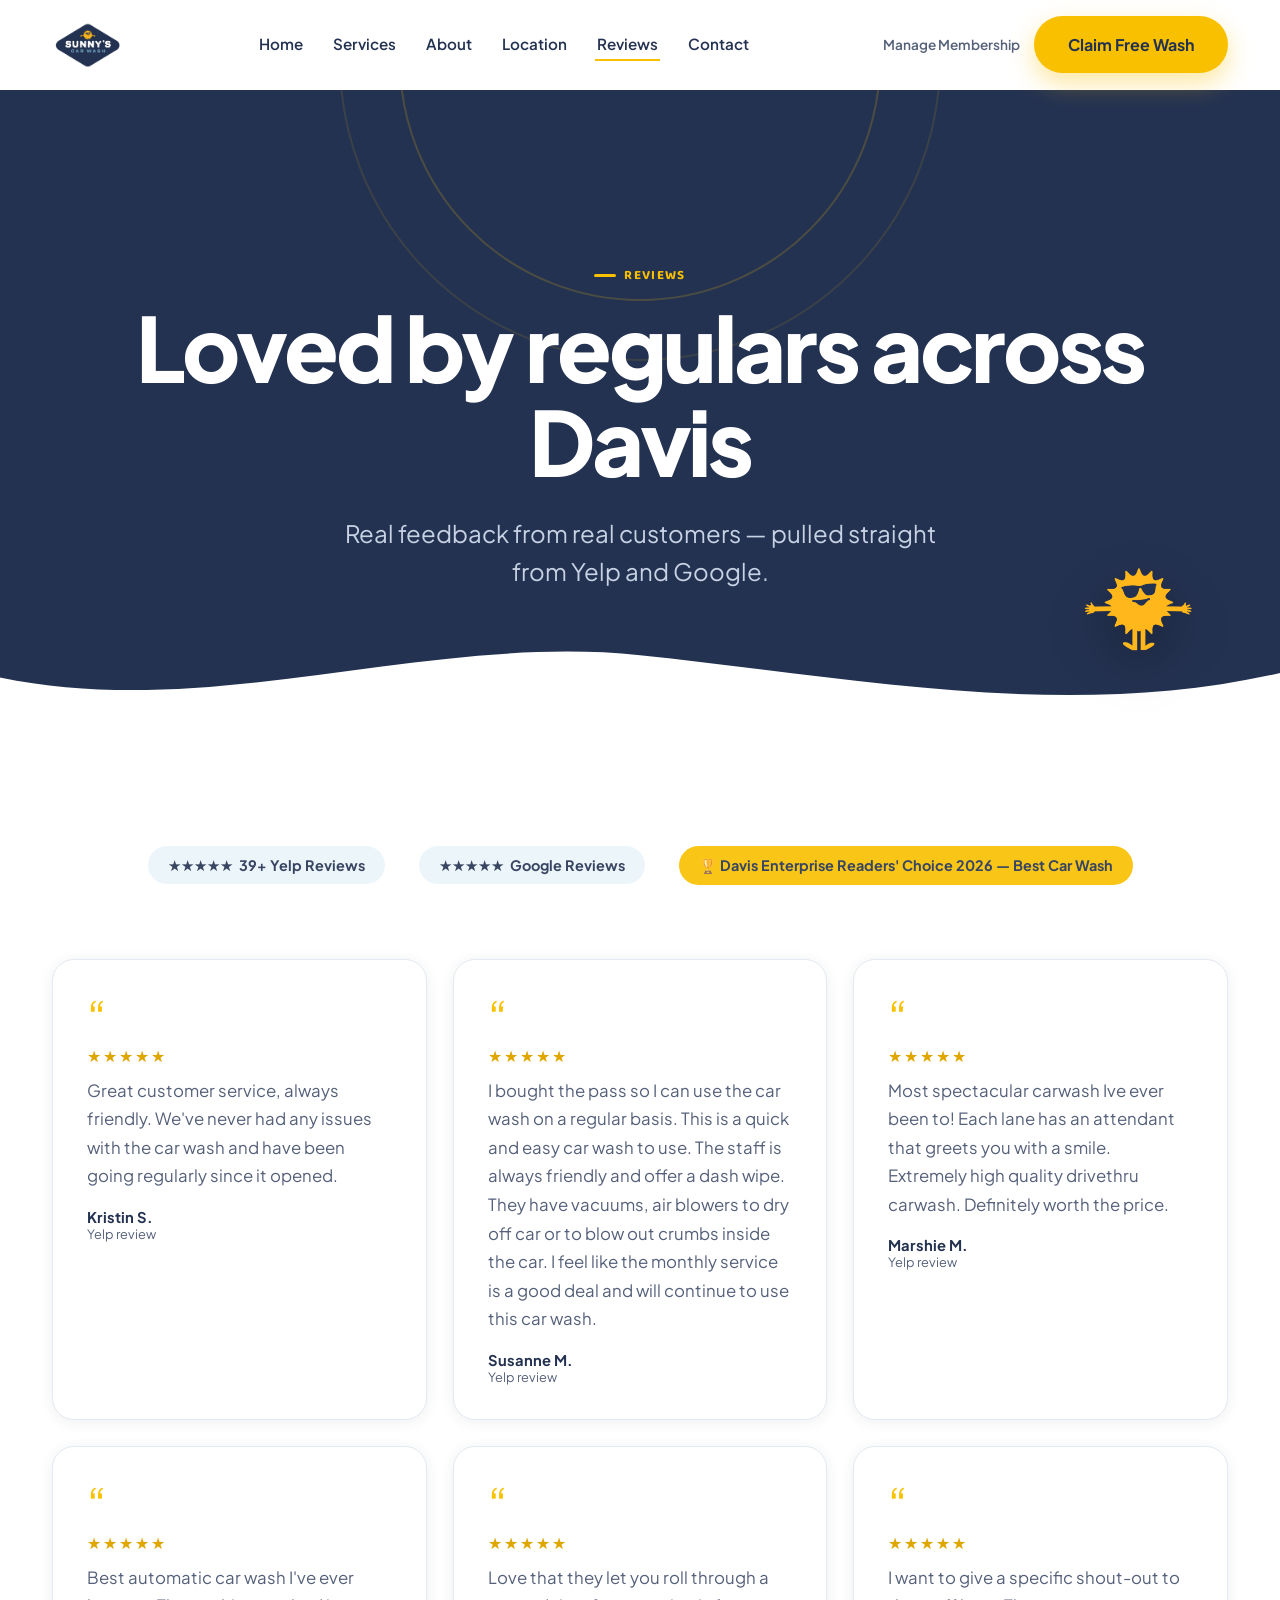
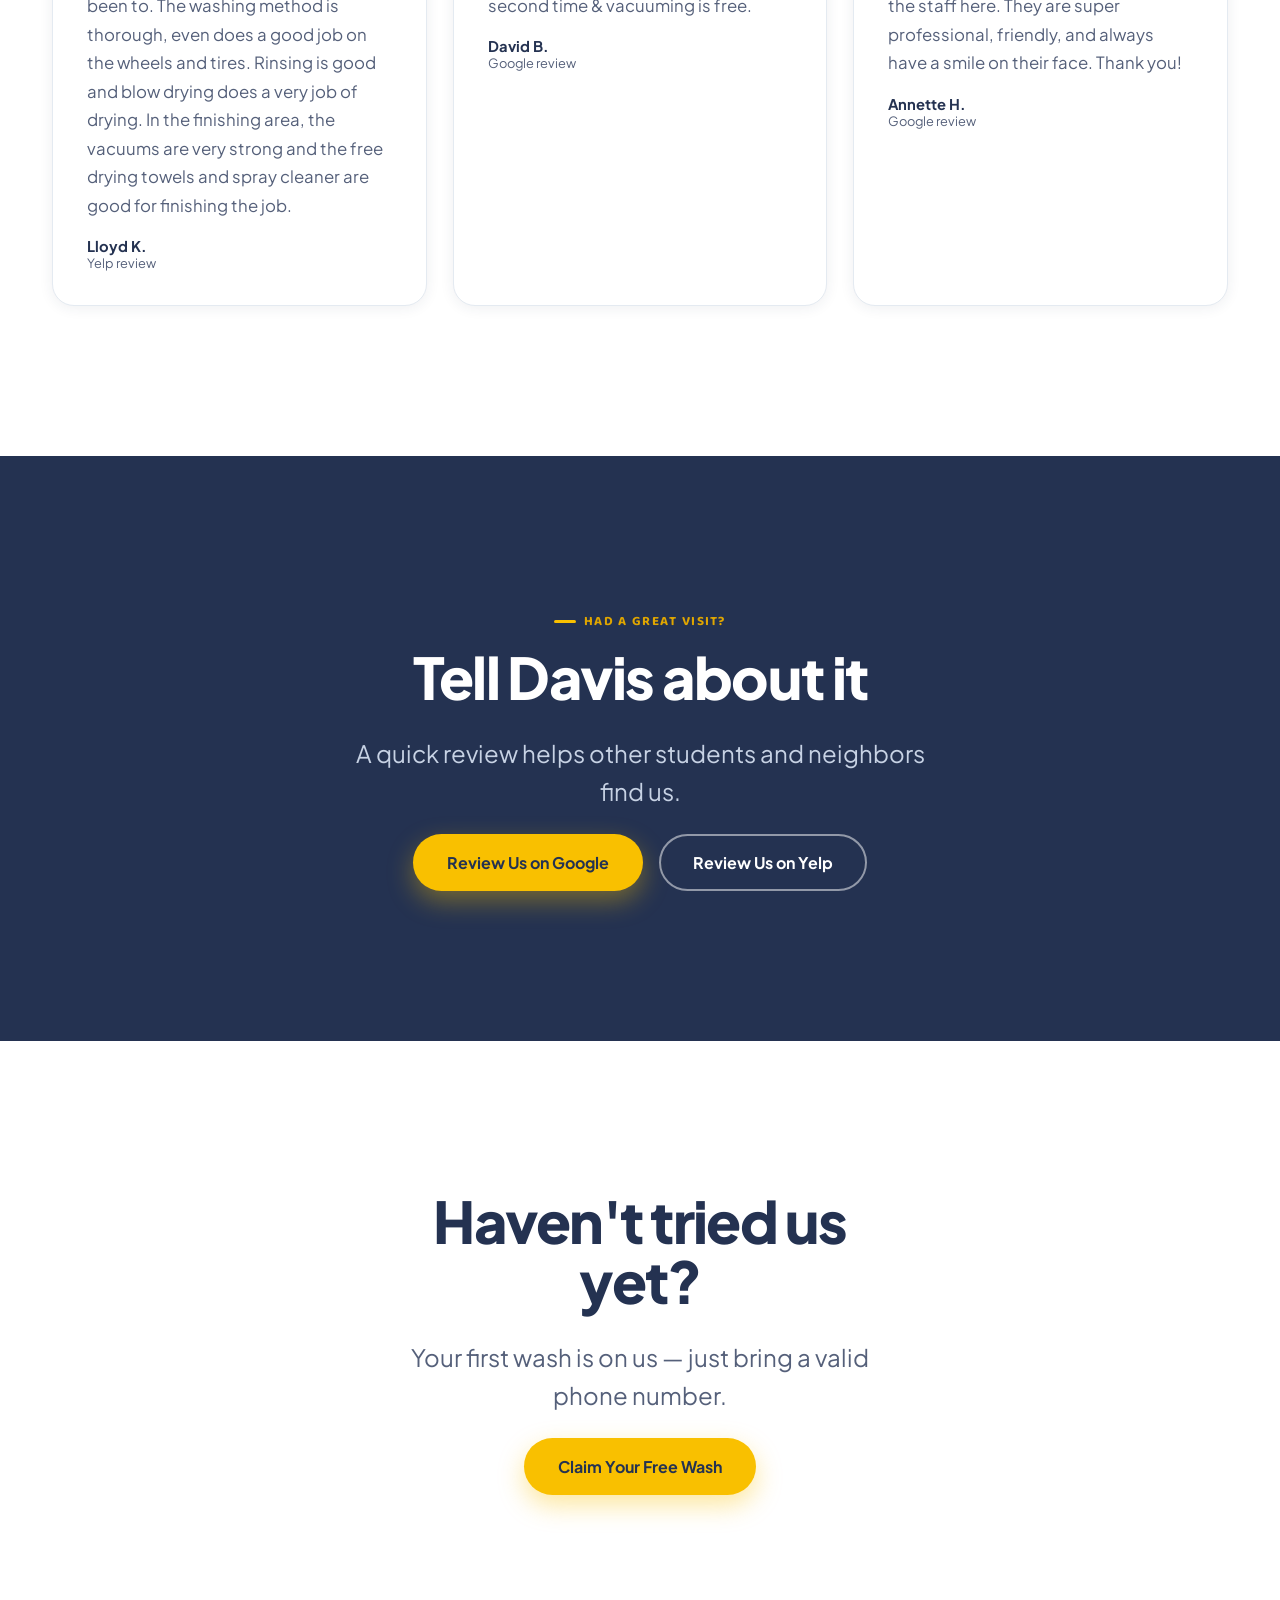
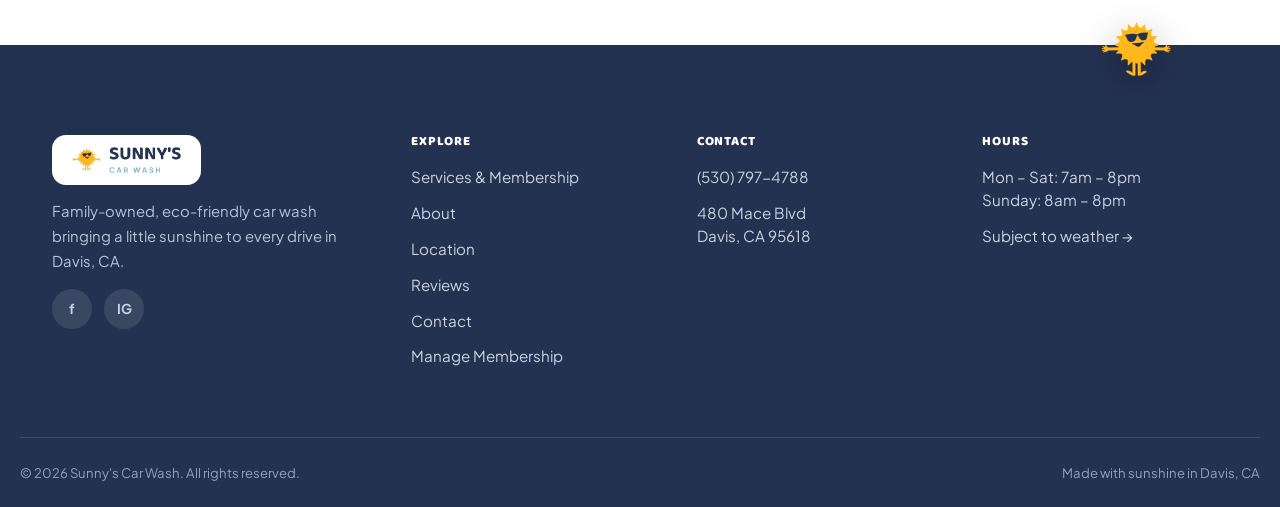
<file: reviews.html>
<!DOCTYPE html>
<html lang="en">
<head>
<meta charset="UTF-8">
<meta name="viewport" content="width=device-width, initial-scale=1.0">
<title>Reviews | Sunny's Car Wash, Davis CA</title>
<meta name="description" content="See what Davis is saying about Sunny's Car Wash — real reviews from Yelp and Google, plus our Davis Enterprise Readers' Choice award.">
<link rel="icon" href="assets/favicon.png">
<link rel="stylesheet" href="css/styles.css">
</head>
<body>

<header class="site-header">
  <div class="header-inner">
    <a href="index.html" class="brand"><img src="assets/logo-badge.png" alt="Sunny's Car Wash"></a>
    <nav class="nav-links">
      <a href="index.html">Home</a>
      <a href="services.html">Services</a>
      <a href="about.html">About</a>
      <a href="location.html">Location</a>
      <a href="reviews.html" class="active">Reviews</a>
      <a href="contact.html">Contact</a>
    </nav>
    <div class="header-ctas">
      <a class="manage-link" href="https://sunnys-car-wash.patheon.app/" target="_blank" rel="noopener">Manage Membership</a>
      <a class="btn btn-gold" href="https://ahjvejuh.paperform.co" target="_blank" rel="noopener">Claim Free Wash</a>
      <button class="menu-btn" aria-label="Open menu" aria-expanded="false"><span></span><span></span><span></span></button>
    </div>
  </div>
  <nav class="mobile-nav">
    <a href="index.html">Home</a>
    <a href="services.html">Services</a>
    <a href="about.html">About</a>
    <a href="location.html">Location</a>
    <a href="reviews.html">Reviews</a>
    <a href="contact.html">Contact</a>
    <a href="https://sunnys-car-wash.patheon.app/" target="_blank" rel="noopener">Manage Membership</a>
  </nav>
</header>

<section class="page-hero">
  <img src="assets/mascot.png" class="page-hero-mascot float-y" alt="Sunny, the Sunny's Car Wash mascot">
  <div class="ray-burst" aria-hidden="true">
    <svg width="700" height="700" viewBox="0 0 700 700" style="left:50%; top:-380px; transform:translateX(-50%); opacity:.18;">
      <g stroke="#F9C000" stroke-width="2">
        <circle cx="350" cy="350" r="240" fill="none"/>
        <circle cx="350" cy="350" r="300" fill="none" opacity=".6"/>
      </g>
    </svg>
  </div>
  <div class="wrap reveal in-view" style="position:relative; z-index:2;">
    <div class="eyebrow">Reviews</div>
    <h1>Loved by regulars across Davis</h1>
    <p class="lg-text">Real feedback from real customers — pulled straight from Yelp and Google.</p>
  </div>
  <svg class="wave" viewBox="0 0 1440 100" preserveAspectRatio="none" style="position:absolute; bottom:-1px; left:0;"><path fill="#FFFFFF" d="M0,50 C240,100 480,0 720,25 C960,50 1200,100 1440,45 L1440,100 L0,100 Z"/></svg>
</section>

<!-- ============ TRUST STRIP ============ -->
<section class="section-pad-sm">
  <div class="wrap">
    <div class="badge-strip reveal" data-stagger>
      <a class="pill reveal" href="https://www.yelp.com/biz/sunnys-car-wash-davis" target="_blank" rel="noopener" style="font-size:.9rem; padding:10px 20px;">★★★★★ &nbsp;39+ Yelp Reviews</a>
      <a class="pill reveal" href="https://www.google.com/maps/search/?api=1&amp;query=Sunny%27s+Car+Wash+480+Mace+Blvd+Davis+CA" target="_blank" rel="noopener" style="font-size:.9rem; padding:10px 20px;">★★★★★ &nbsp;Google Reviews</a>
      <span class="pill reveal" style="font-size:.9rem; padding:10px 20px; background:var(--gold); color:var(--navy);">🏆 Davis Enterprise Readers' Choice 2026 — Best Car Wash</span>
    </div>
  </div>
</section>

<!-- ============ REVIEW GRID ============ -->
<section class="section-pad" style="padding-top:20px;">
  <div class="wrap">
    <div class="grid grid-3" data-stagger>

      <div class="testi-card reveal">
        <span class="testi-mark">&ldquo;</span>
        <div class="testi-stars">★★★★★</div>
        <p>Great customer service, always friendly. We've never had any issues with the car wash and have been going regularly since it opened.</p>
        <div class="testi-name">Kristin S.</div>
        <div class="testi-src">Yelp review</div>
      </div>

      <div class="testi-card reveal">
        <span class="testi-mark">&ldquo;</span>
        <div class="testi-stars">★★★★★</div>
        <p>I bought the pass so I can use the car wash on a regular basis. This is a quick and easy car wash to use. The staff is always friendly and offer a dash wipe. They have vacuums, air blowers to dry off car or to blow out crumbs inside the car. I feel like the monthly service is a good deal and will continue to use this car wash.</p>
        <div class="testi-name">Susanne M.</div>
        <div class="testi-src">Yelp review</div>
      </div>

      <div class="testi-card reveal">
        <span class="testi-mark">&ldquo;</span>
        <div class="testi-stars">★★★★★</div>
        <p>Most spectacular carwash Ive ever been to! Each lane has an attendant that greets you with a smile. Extremely high quality drivethru carwash. Definitely worth the price.</p>
        <div class="testi-name">Marshie M.</div>
        <div class="testi-src">Yelp review</div>
      </div>

      <div class="testi-card reveal">
        <span class="testi-mark">&ldquo;</span>
        <div class="testi-stars">★★★★★</div>
        <p>Best automatic car wash I've ever been to. The washing method is thorough, even does a good job on the wheels and tires. Rinsing is good and blow drying does a very job of drying. In the finishing area, the vacuums are very strong and the free drying towels and spray cleaner are good for finishing the job.</p>
        <div class="testi-name">Lloyd K.</div>
        <div class="testi-src">Yelp review</div>
      </div>

      <div class="testi-card reveal">
        <span class="testi-mark">&ldquo;</span>
        <div class="testi-stars">★★★★★</div>
        <p>Love that they let you roll through a second time &amp; vacuuming is free.</p>
        <div class="testi-name">David B.</div>
        <div class="testi-src">Google review</div>
      </div>

      <div class="testi-card reveal">
        <span class="testi-mark">&ldquo;</span>
        <div class="testi-stars">★★★★★</div>
        <p>I want to give a specific shout-out to the staff here. They are super professional, friendly, and always have a smile on their face. Thank you!</p>
        <div class="testi-name">Annette H.</div>
        <div class="testi-src">Google review</div>
      </div>

    </div>
  </div>
</section>

<!-- ============ LEAVE A REVIEW CTA ============ -->
<section class="section-pad bg-navy center">
  <div class="wrap" style="max-width:640px;">
    <div class="eyebrow" style="justify-content:center;">Had a great visit?</div>
    <h2>Tell Davis about it</h2>
    <p class="lg-text">A quick review helps other students and neighbors find us.</p>
    <div class="btn-row" style="justify-content:center;">
      <a class="btn btn-gold" href="https://www.google.com/maps/search/?api=1&amp;query=Sunny%27s+Car+Wash+480+Mace+Blvd+Davis+CA" target="_blank" rel="noopener">Review Us on Google</a>
      <a class="btn btn-outline" href="https://www.yelp.com/biz/sunnys-car-wash-davis" target="_blank" rel="noopener">Review Us on Yelp</a>
    </div>
  </div>
</section>

<!-- ============ CLOSING CTA ============ -->
<section class="section-pad center">
  <div class="wrap reveal" style="max-width:600px;">
    <h2>Haven't tried us yet?</h2>
    <p class="lg-text">Your first wash is on us — just bring a valid phone number.</p>
    <div class="btn-row" style="justify-content:center;">
      <a class="btn btn-gold" href="https://ahjvejuh.paperform.co" target="_blank" rel="noopener">Claim Your Free Wash</a>
    </div>
  </div>
</section>

<footer class="site-footer">
  <img src="assets/mascot.png" class="footer-mascot" alt="" aria-hidden="true">
  <div class="wrap footer-grid">
    <div class="footer-col">
      <img src="assets/logo-horizontal.png" alt="Sunny's Car Wash" class="footer-logo">
      <p>Family-owned, eco-friendly car wash bringing a little sunshine to every drive in Davis, CA.</p>
      <div class="social-row">
        <a href="https://www.facebook.com/sunnyscleancar" target="_blank" rel="noopener" aria-label="Facebook">f</a>
        <a href="https://www.instagram.com/sunnyscarwash" target="_blank" rel="noopener" aria-label="Instagram">IG</a>
      </div>
    </div>
    <div class="footer-col">
      <h4>Explore</h4>
      <a href="services.html">Services &amp; Membership</a>
      <a href="about.html">About</a>
      <a href="location.html">Location</a>
      <a href="reviews.html">Reviews</a>
      <a href="contact.html">Contact</a>
      <a href="https://sunnys-car-wash.patheon.app/" target="_blank" rel="noopener">Manage Membership</a>
    </div>
    <div class="footer-col">
      <h4>Contact</h4>
      <a href="tel:5307974788">(530) 797-4788</a>
      <address>480 Mace Blvd<br>Davis, CA 95618</address>
    </div>
    <div class="footer-col">
      <h4>Hours</h4>
      <address>Mon – Sat: 7am – 8pm<br>Sunday: 8am – 8pm</address>
      <a href="location.html" style="margin-top:4px;">Subject to weather →</a>
    </div>
  </div>
  <div class="wrap footer-bottom">
    <span>© 2026 Sunny's Car Wash. All rights reserved.</span>
    <span>Made with sunshine in Davis, CA</span>
  </div>
</footer>

<script src="js/main.js"></script>
</body>
</html>
</file>
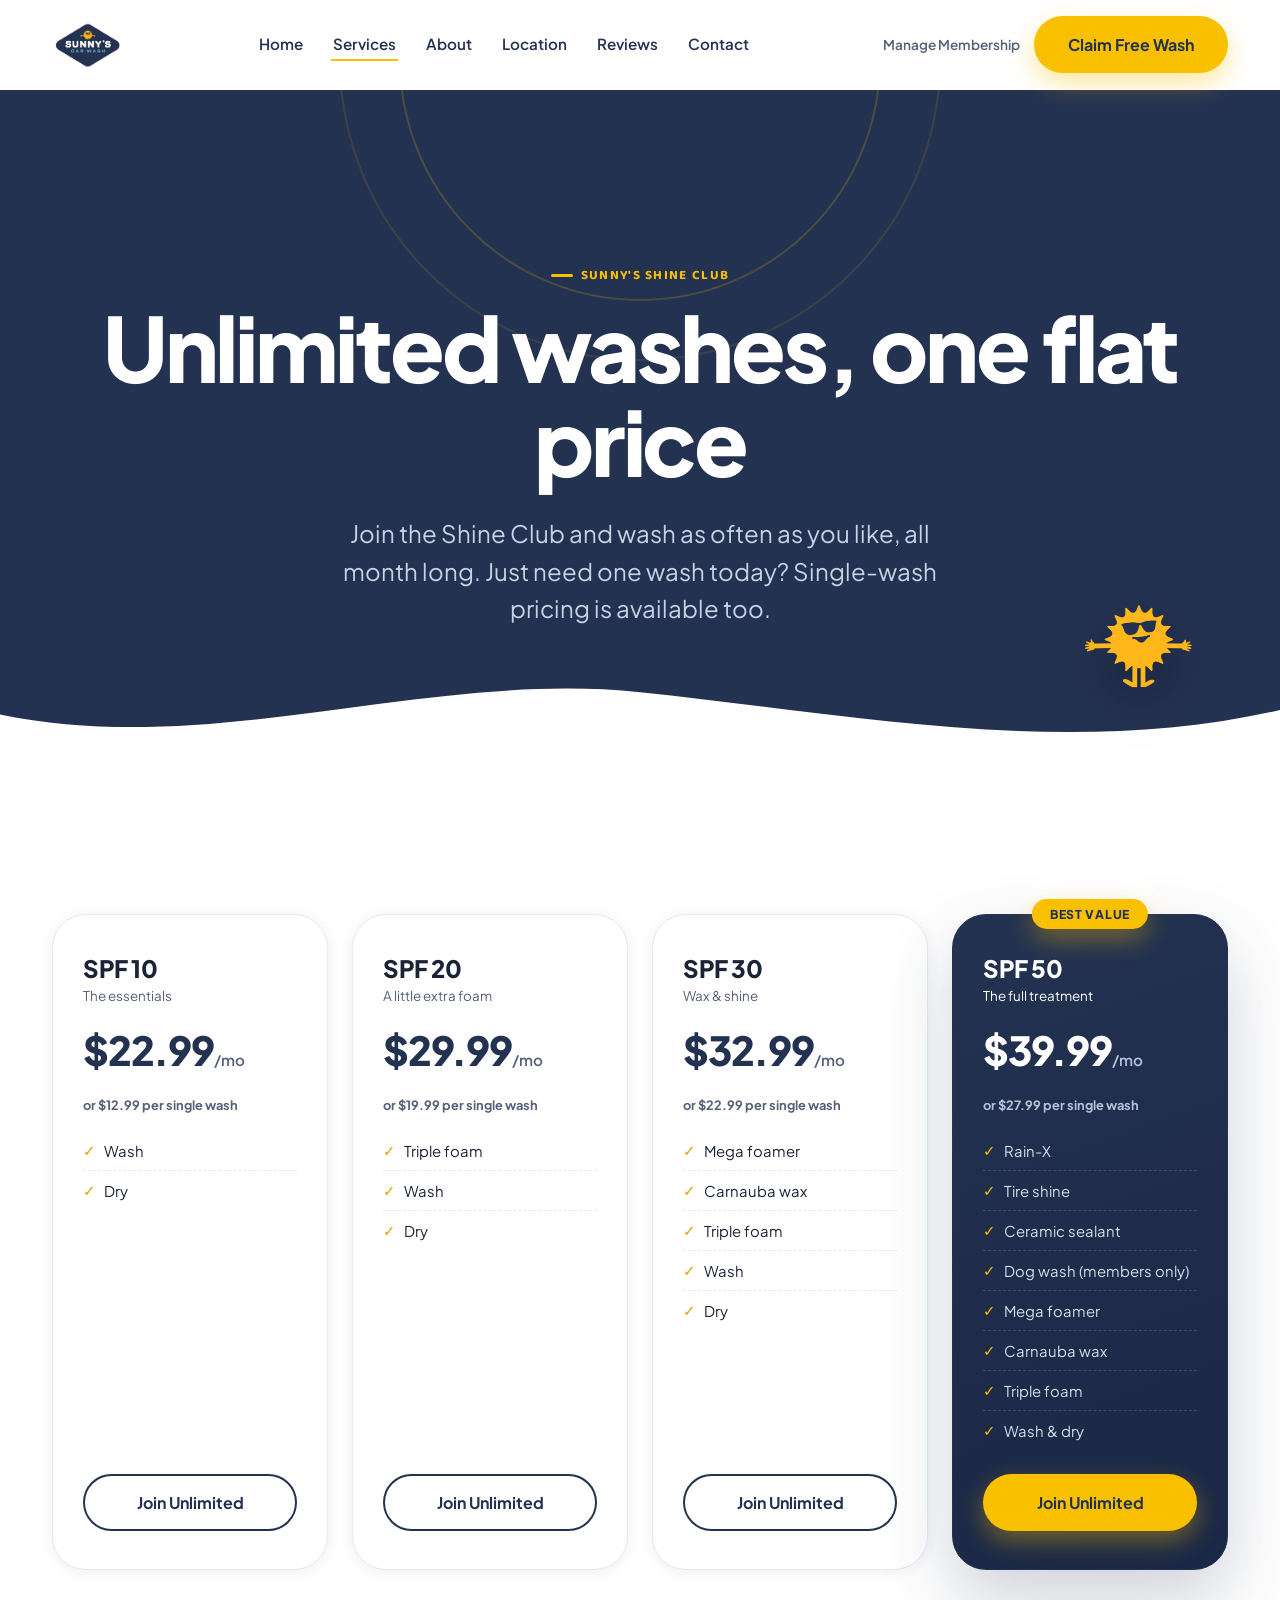
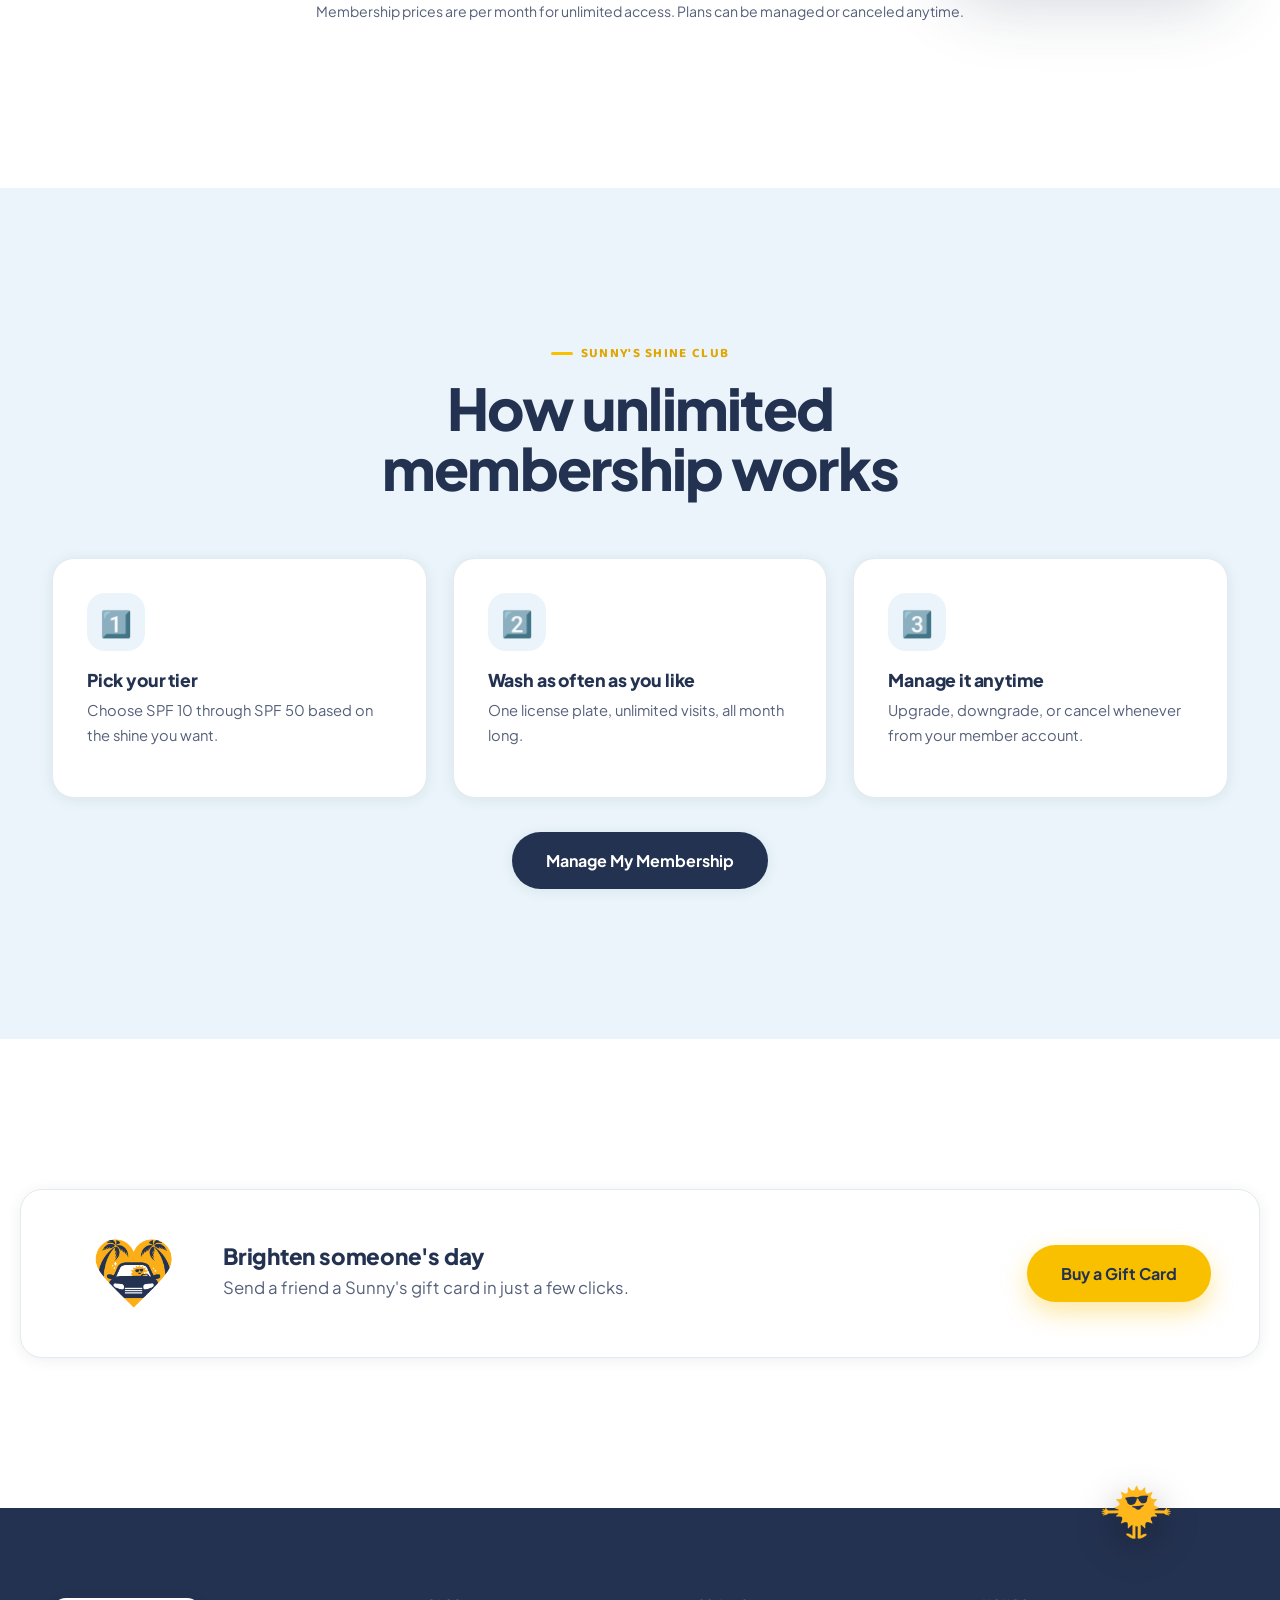
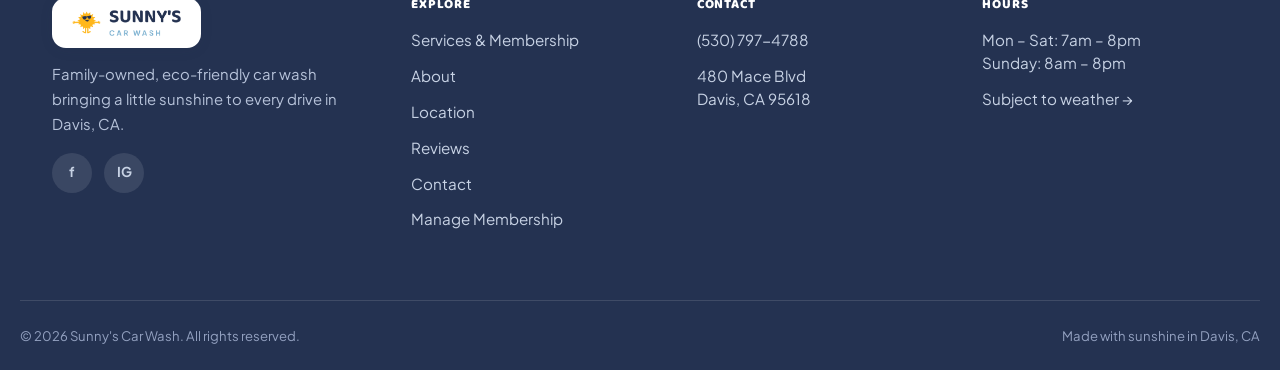
<file: services.html>
<!DOCTYPE html>
<html lang="en">
<head>
<meta charset="UTF-8">
<meta name="viewport" content="width=device-width, initial-scale=1.0">
<title>Membership &amp; Wash Pricing | Sunny's Car Wash</title>
<meta name="description" content="Join Sunny's Shine Club for unlimited washes from $22.99/mo, or grab a single wash from $12.99. Compare pricing for Sunny's Car Wash in Davis, CA.">
<link rel="icon" href="assets/favicon.png">
<link rel="stylesheet" href="css/styles.css">
</head>
<body>

<header class="site-header">
  <div class="header-inner">
    <a href="index.html" class="brand"><img src="assets/logo-badge.png" alt="Sunny's Car Wash"></a>
    <nav class="nav-links">
      <a href="index.html">Home</a>
      <a href="services.html" class="active">Services</a>
      <a href="about.html">About</a>
      <a href="location.html">Location</a>
      <a href="reviews.html">Reviews</a>
      <a href="contact.html">Contact</a>
    </nav>
    <div class="header-ctas">
      <a class="manage-link" href="https://sunnys-car-wash.patheon.app/" target="_blank" rel="noopener">Manage Membership</a>
      <a class="btn btn-gold" href="https://ahjvejuh.paperform.co" target="_blank" rel="noopener">Claim Free Wash</a>
      <button class="menu-btn" aria-label="Open menu" aria-expanded="false"><span></span><span></span><span></span></button>
    </div>
  </div>
  <nav class="mobile-nav">
    <a href="index.html">Home</a>
    <a href="services.html">Services</a>
    <a href="about.html">About</a>
    <a href="location.html">Location</a>
    <a href="reviews.html">Reviews</a>
    <a href="contact.html">Contact</a>
    <a href="https://sunnys-car-wash.patheon.app/" target="_blank" rel="noopener">Manage Membership</a>
  </nav>
</header>

<section class="page-hero">
  <img src="assets/mascot.png" class="page-hero-mascot float-y" alt="Sunny, the Sunny's Car Wash mascot">
  <div class="ray-burst" aria-hidden="true">
    <svg width="700" height="700" viewBox="0 0 700 700" style="left:50%; top:-380px; transform:translateX(-50%); opacity:.18;">
      <g stroke="#F9C000" stroke-width="2">
        <circle cx="350" cy="350" r="240" fill="none"/>
        <circle cx="350" cy="350" r="300" fill="none" opacity=".6"/>
      </g>
    </svg>
  </div>
  <div class="wrap reveal in-view" style="position:relative; z-index:2;">
    <div class="eyebrow">Sunny's Shine Club</div>
    <h1>Unlimited washes, one flat price</h1>
    <p class="lg-text">Join the Shine Club and wash as often as you like, all month long. Just need one wash today? Single-wash pricing is available too.</p>
  </div>
  <svg class="wave" viewBox="0 0 1440 100" preserveAspectRatio="none" style="position:absolute; bottom:-1px; left:0;"><path fill="#FFFFFF" d="M0,50 C240,100 480,0 720,25 C960,50 1200,100 1440,45 L1440,100 L0,100 Z"/></svg>
</section>

<section class="section-pad" style="padding-top:56px;">
  <div class="wrap">
    <div class="center reveal" style="margin-bottom:44px;">
      <div class="price-toggle" id="price-toggle">
        <button type="button" class="toggle-btn active" data-mode="membership">Membership</button>
        <button type="button" class="toggle-btn" data-mode="single">Single Wash</button>
        <span class="toggle-slider" aria-hidden="true"></span>
      </div>
    </div>
    <div class="pricing-grid" data-stagger>

      <div class="tier reveal" data-mo-price="$22.99" data-mo-suffix="/mo" data-single-price="$12.99" data-single-suffix="/single">
        <div class="tier-name">SPF 10</div>
        <div class="tier-sub">The essentials</div>
        <div class="tier-price-row">
          <span class="tier-price">$22.99<small>/mo</small></span>
        </div>
        <div class="tier-or">or $12.99 per single wash</div>
        <ul class="tier-feats" style="margin-top:18px;">
          <li class="tier-feat"><span class="chk">✓</span>Wash</li>
          <li class="tier-feat"><span class="chk">✓</span>Dry</li>
        </ul>
        <a class="btn btn-outline tier-cta" href="https://sunnys-car-wash.patheon.app" target="_blank" rel="noopener">Join Unlimited</a>
      </div>

      <div class="tier reveal" data-mo-price="$29.99" data-mo-suffix="/mo" data-single-price="$19.99" data-single-suffix="/single">
        <div class="tier-name">SPF 20</div>
        <div class="tier-sub">A little extra foam</div>
        <div class="tier-price-row">
          <span class="tier-price">$29.99<small>/mo</small></span>
        </div>
        <div class="tier-or">or $19.99 per single wash</div>
        <ul class="tier-feats" style="margin-top:18px;">
          <li class="tier-feat"><span class="chk">✓</span>Triple foam</li>
          <li class="tier-feat"><span class="chk">✓</span>Wash</li>
          <li class="tier-feat"><span class="chk">✓</span>Dry</li>
        </ul>
        <a class="btn btn-outline tier-cta" href="https://sunnys-car-wash.patheon.app" target="_blank" rel="noopener">Join Unlimited</a>
      </div>

      <div class="tier reveal" data-mo-price="$32.99" data-mo-suffix="/mo" data-single-price="$22.99" data-single-suffix="/single">
        <div class="tier-name">SPF 30</div>
        <div class="tier-sub">Wax &amp; shine</div>
        <div class="tier-price-row">
          <span class="tier-price">$32.99<small>/mo</small></span>
        </div>
        <div class="tier-or">or $22.99 per single wash</div>
        <ul class="tier-feats" style="margin-top:18px;">
          <li class="tier-feat"><span class="chk">✓</span>Mega foamer</li>
          <li class="tier-feat"><span class="chk">✓</span>Carnauba wax</li>
          <li class="tier-feat"><span class="chk">✓</span>Triple foam</li>
          <li class="tier-feat"><span class="chk">✓</span>Wash</li>
          <li class="tier-feat"><span class="chk">✓</span>Dry</li>
        </ul>
        <a class="btn btn-outline tier-cta" href="https://sunnys-car-wash.patheon.app" target="_blank" rel="noopener">Join Unlimited</a>
      </div>

      <div class="tier best reveal-scale" data-mo-price="$39.99" data-mo-suffix="/mo" data-single-price="$27.99" data-single-suffix="/single">
        <span class="tier-badge">Best Value</span>
        <div class="tier-name">SPF 50</div>
        <div class="tier-sub">The full treatment</div>
        <div class="tier-price-row">
          <span class="tier-price">$39.99<small>/mo</small></span>
        </div>
        <div class="tier-or">or $27.99 per single wash</div>
        <ul class="tier-feats" style="margin-top:18px;">
          <li class="tier-feat"><span class="chk">✓</span>Rain-X</li>
          <li class="tier-feat"><span class="chk">✓</span>Tire shine</li>
          <li class="tier-feat"><span class="chk">✓</span>Ceramic sealant</li>
          <li class="tier-feat mship-only"><span class="chk">✓</span>Dog wash (members only)</li>
          <li class="tier-feat"><span class="chk">✓</span>Mega foamer</li>
          <li class="tier-feat"><span class="chk">✓</span>Carnauba wax</li>
          <li class="tier-feat"><span class="chk">✓</span>Triple foam</li>
          <li class="tier-feat"><span class="chk">✓</span>Wash &amp; dry</li>
        </ul>
        <a class="btn btn-gold tier-cta" href="https://sunnys-car-wash.patheon.app" target="_blank" rel="noopener">Join Unlimited</a>
      </div>

    </div>
    <p class="center" id="pricing-caption" style="margin-top:30px; font-size:.88rem;">Membership prices are per month for unlimited access. Plans can be managed or canceled anytime.</p>
  </div>
</section>

<!-- ============ HOW MEMBERSHIP WORKS ============ -->
<section class="section-pad bg-sky">
  <div class="wrap">
    <div class="section-head reveal">
      <div class="eyebrow">Sunny's Shine Club</div>
      <h2>How unlimited membership works</h2>
    </div>
    <div class="grid grid-3" data-stagger>
      <div class="card lift reveal">
        <div class="icon-tile">1️⃣</div>
        <h3 style="font-size:1.1rem;">Pick your tier</h3>
        <p style="font-size:.92rem;">Choose SPF 10 through SPF 50 based on the shine you want.</p>
      </div>
      <div class="card lift reveal">
        <div class="icon-tile">2️⃣</div>
        <h3 style="font-size:1.1rem;">Wash as often as you like</h3>
        <p style="font-size:.92rem;">One license plate, unlimited visits, all month long.</p>
      </div>
      <div class="card lift reveal">
        <div class="icon-tile">3️⃣</div>
        <h3 style="font-size:1.1rem;">Manage it anytime</h3>
        <p style="font-size:.92rem;">Upgrade, downgrade, or cancel whenever from your member account.</p>
      </div>
    </div>
    <div class="center" style="margin-top:34px;">
      <a class="btn btn-navy" href="https://sunnys-car-wash.patheon.app/" target="_blank" rel="noopener">Manage My Membership</a>
    </div>
  </div>
</section>

<!-- ============ GIFT CARD BANNER ============ -->
<section class="section-pad">
  <div class="wrap card reveal-scale" style="display:flex; align-items:center; justify-content:space-between; gap:30px; flex-wrap:wrap; padding:48px;">
    <div style="display:flex; align-items:center; gap:24px; flex-wrap:wrap;">
      <img src="assets/illus-heart.png" alt="" style="width:130px;">
      <div>
        <h3 style="margin-bottom:6px;">Brighten someone's day</h3>
        <p style="margin:0;">Send a friend a Sunny's gift card in just a few clicks.</p>
      </div>
    </div>
    <a class="btn btn-gold" href="https://sunnys-car-wash.patheon.app" target="_blank" rel="noopener">Buy a Gift Card</a>
  </div>
</section>

<footer class="site-footer">
  <img src="assets/mascot.png" class="footer-mascot" alt="" aria-hidden="true">
  <div class="wrap footer-grid">
    <div class="footer-col">
      <img src="assets/logo-horizontal.png" alt="Sunny's Car Wash" class="footer-logo">
      <p>Family-owned, eco-friendly car wash bringing a little sunshine to every drive in Davis, CA.</p>
      <div class="social-row">
        <a href="https://www.facebook.com/sunnyscleancar" target="_blank" rel="noopener" aria-label="Facebook">f</a>
        <a href="https://www.instagram.com/sunnyscarwash" target="_blank" rel="noopener" aria-label="Instagram">IG</a>
      </div>
    </div>
    <div class="footer-col">
      <h4>Explore</h4>
      <a href="services.html">Services &amp; Membership</a>
      <a href="about.html">About</a>
      <a href="location.html">Location</a>
      <a href="reviews.html">Reviews</a>
      <a href="contact.html">Contact</a>
      <a href="https://sunnys-car-wash.patheon.app/" target="_blank" rel="noopener">Manage Membership</a>
    </div>
    <div class="footer-col">
      <h4>Contact</h4>
      <a href="tel:5307974788">(530) 797-4788</a>
      <address>480 Mace Blvd<br>Davis, CA 95618</address>
    </div>
    <div class="footer-col">
      <h4>Hours</h4>
      <address>Mon – Sat: 7am – 8pm<br>Sunday: 8am – 8pm</address>
      <a href="location.html" style="margin-top:4px;">Subject to weather →</a>
    </div>
  </div>
  <div class="wrap footer-bottom">
    <span>© 2026 Sunny's Car Wash. All rights reserved.</span>
    <span>Made with sunshine in Davis, CA</span>
  </div>
</footer>

<script src="js/main.js"></script>
</body>
</html>
</file>
<file: css/styles.css>
/* ============================================================
   Sunny's Car Wash — Design System v2
   Palette sampled directly from brand assets:
   navy #243251 / gold #F9C000 / sky #7EB2D1 / green #4F9868
   ============================================================ */

@import url('https://fonts.googleapis.com/css2?family=Baloo+2:wght@500;600;700;800&family=Plus+Jakarta+Sans:wght@400;500;600;700;800;900&display=swap');

:root {
  --navy: #243251;
  --navy-2: #161f36;
  --navy-soft: #3d5074;
  --gold: #F9C000;
  --gold-deep: #E0A600;
  --gold-glow: rgba(249,192,0,.45);
  --sky: #7EB2D1;
  --sky-tint: #EAF4FA;
  --sky-tint-2: #DCEDF6;
  --green: #4F9868;
  --green-tint: #E9F5EC;
  --rust: #BA4E2B;
  --ink: #1B2436;
  --ink-soft: #55607a;
  --paper: #FFFFFF;
  --line: #E4EAF1;

  --font-accent: 'Baloo 2', system-ui, sans-serif;
  --font-display: 'Plus Jakarta Sans', system-ui, -apple-system, sans-serif;
  --font-body: 'Plus Jakarta Sans', system-ui, -apple-system, sans-serif;

  --r-sm: 12px;
  --r-md: 22px;
  --r-lg: 34px;
  --r-xl: 46px;
  --r-pill: 999px;

  --shadow-sm: 0 2px 14px rgba(36,50,81,0.08);
  --shadow-md: 0 16px 40px rgba(36,50,81,0.14);
  --shadow-lg: 0 30px 70px rgba(36,50,81,0.22);
  --shadow-gold: 0 10px 26px rgba(249,192,0,0.38);

  --wrap: 1240px;
  --ease: cubic-bezier(.16,.84,.44,1);
}

* { box-sizing: border-box; }
html { scroll-behavior: smooth; }
body {
  margin: 0;
  font-family: var(--font-body);
  color: var(--ink);
  background: var(--paper);
  -webkit-font-smoothing: antialiased;
  overflow-x: hidden;
}
img { max-width: 100%; display: block; }
a { color: inherit; text-decoration: none; }
ul { margin: 0; padding: 0; list-style: none; }
h1,h2,h3,h4 {
  font-family: var(--font-display);
  font-weight: 800;
  letter-spacing: -0.03em;
  color: var(--navy);
  line-height: 1.04;
  margin: 0 0 .5em;
}
h1 { font-size: clamp(2.8rem, 7vw, 6.4rem); font-weight: 800; letter-spacing: -0.035em; }
h2 { font-size: clamp(2.1rem, 4.6vw, 3.6rem); letter-spacing: -0.03em; }
h3 { font-size: 1.4rem; letter-spacing: -0.01em; }
p { line-height: 1.7; color: var(--ink-soft); margin: 0 0 1em; font-size: 1.05rem; }
.lg-text { font-size: clamp(1.2rem, 2vw, 1.5rem); line-height: 1.55; }

.eyebrow {
  display: inline-flex;
  align-items: center;
  gap: 8px;
  font-family: var(--font-accent);
  font-weight: 700;
  font-size: .82rem;
  letter-spacing: .1em;
  text-transform: uppercase;
  color: var(--gold-deep);
  margin-bottom: 1.1em;
}
.eyebrow::before {
  content: "";
  width: 22px; height: 3px;
  background: var(--gold);
  border-radius: 2px;
}

.wrap { max-width: var(--wrap); margin: 0 auto; padding: 0 32px; }
section { position: relative; }
.section-pad { padding: 150px 0; }
.section-pad-sm { padding: 90px 0; }
@media (max-width: 900px) { .section-pad { padding: 90px 0; } .section-pad-sm { padding: 60px 0; } }
@media (max-width: 540px) { .section-pad { padding: 70px 0; } }

.bg-navy { background: var(--navy); color: #fff; }
.bg-navy h2, .bg-navy h3 { color: #fff; }
.bg-navy p { color: #C7D2E4; }
.bg-sky { background: var(--sky-tint); }
.bg-green { background: var(--green-tint); }
.bg-cream { background: #FBFAF7; }

/* ---------- Reveal-on-scroll ---------- */
.reveal {
  opacity: 0;
  transform: translateY(36px);
  transition: opacity .9s var(--ease), transform .9s var(--ease);
  transition-delay: var(--delay, 0s);
}
.reveal.in-view { opacity: 1; transform: translateY(0); }
.reveal-scale { opacity: 0; transform: scale(.94); transition: opacity 1s var(--ease), transform 1s var(--ease); transition-delay: var(--delay, 0s); }
.reveal-scale.in-view { opacity: 1; transform: scale(1); }

/* ---------- Buttons ---------- */
.btn {
  display: inline-flex;
  align-items: center;
  justify-content: center;
  gap: 8px;
  font-family: var(--font-body);
  font-weight: 700;
  font-size: 1rem;
  padding: 18px 34px;
  border-radius: var(--r-pill);
  border: none;
  cursor: pointer;
  transition: transform .3s var(--ease), box-shadow .3s var(--ease), background .25s ease;
  white-space: nowrap;
}
.btn:hover { transform: translateY(-3px) scale(1.015); }
.btn:active { transform: translateY(-1px) scale(.99); }
.btn-gold {
  background: var(--gold);
  color: var(--navy);
  box-shadow: var(--shadow-gold);
}
.btn-gold:hover { background: var(--gold-deep); box-shadow: 0 16px 34px var(--gold-glow); }
.btn-navy {
  background: var(--navy);
  color: #fff;
  box-shadow: var(--shadow-sm);
}
.btn-navy:hover { background: var(--navy-2); box-shadow: var(--shadow-md); }
.btn-outline {
  background: transparent;
  color: var(--navy);
  border: 2px solid var(--navy);
  padding: 16px 32px;
}
.bg-navy .btn-outline { color: #fff; border-color: rgba(255,255,255,.5); }
.btn-outline:hover { background: var(--navy); color: #fff; }
.bg-navy .btn-outline:hover { background: #fff; color: var(--navy); }
.btn-sm { padding: 11px 22px; font-size: .88rem; }
.btn-lg { padding: 21px 42px; font-size: 1.08rem; }
.btn-row { display: flex; gap: 16px; flex-wrap: wrap; }

/* ---------- Header ---------- */
.site-header {
  position: sticky; top: 0; z-index: 100;
  background: rgba(255,255,255,.78);
  backdrop-filter: blur(16px) saturate(1.4);
  border-bottom: 1px solid transparent;
  transition: all .35s var(--ease);
}
.site-header.scrolled {
  border-bottom: 1px solid var(--line);
  box-shadow: 0 6px 24px rgba(36,50,81,.06);
}
.header-inner {
  display: flex; align-items: center; justify-content: space-between;
  padding: 16px 32px;
  max-width: var(--wrap); margin: 0 auto;
  transition: padding .35s var(--ease);
}
.site-header.scrolled .header-inner { padding: 10px 32px; }
.brand { display: flex; align-items: center; gap: 10px; flex-shrink: 0; }
.brand img { height: 46px; width: auto; transition: height .35s var(--ease); }
.site-header.scrolled .brand img { height: 36px; }
@media (max-width: 400px) { .brand img { height: 34px; } .site-header.scrolled .brand img { height: 30px; } }
.nav-links {
  display: flex; align-items: center; gap: 26px;
  font-weight: 600; font-size: .95rem; color: var(--navy);
}
.nav-links a { padding: 6px 2px; border-bottom: 2px solid transparent; transition: border-color .15s; }
.nav-links a:hover, .nav-links a.active { border-color: var(--gold); }
.header-ctas { display: flex; align-items: center; gap: 14px; }
.manage-link { font-weight: 600; font-size: .85rem; color: var(--ink-soft); white-space: nowrap; }
.manage-link:hover { color: var(--navy); }
.menu-btn { display: none; flex-direction: column; background: none; border: none; cursor: pointer; min-width: 44px; min-height: 44px; align-items: center; justify-content: center; }
.menu-btn span { display: block; width: 24px; height: 2.5px; background: var(--navy); margin: 5px 0; border-radius: 2px; transition: transform .25s ease, opacity .25s ease; }
.menu-btn.active span:nth-child(1) { transform: translateY(7.5px) rotate(45deg); }
.menu-btn.active span:nth-child(2) { opacity: 0; }
.menu-btn.active span:nth-child(3) { transform: translateY(-7.5px) rotate(-45deg); }

@media (max-width: 1180px) {
  .nav-links { display: none; }
  .manage-link { display: none; }
  .menu-btn { display: flex; }
  .header-ctas .btn-gold { padding: 13px 20px; font-size: .88rem; min-height: 44px; }
  .header-ctas { gap: 10px; }
}
@media (max-width: 400px) {
  .header-ctas .btn-gold { padding: 11px 14px; font-size: .8rem; }
}

.mobile-nav {
  display: none;
  flex-direction: column;
  background: #fff;
  border-bottom: 1px solid var(--line);
  padding: 8px 32px 24px;
}
.mobile-nav.open { display: flex; }
.mobile-nav a {
  padding: 15px 4px; font-weight: 600; color: var(--navy); font-size: 1.05rem;
  border-bottom: 1px solid var(--line);
}
.mobile-nav a:last-child { border-bottom: none; }

/* ---------- Footer ---------- */
.site-footer { background: var(--navy); color: #fff; padding: 90px 0 0; position: relative; }
.footer-mascot {
  position: absolute; top: -38px; right: 8%; width: 84px; z-index: 1;
  filter: drop-shadow(0 12px 18px rgba(0,0,0,.3));
}
@media (max-width: 700px) { .footer-mascot { width: 60px; right: 24px; top: -26px; } }
.footer-grid {
  display: grid; grid-template-columns: 1.3fr 1fr 1fr 1fr; gap: 40px;
  padding-bottom: 56px; border-bottom: 1px solid rgba(255,255,255,.12);
}
.footer-grid img { height: 50px; margin-bottom: 14px; }
.footer-grid img.footer-logo { background: #fff; padding: 10px 18px; border-radius: 14px; box-shadow: var(--shadow-sm); }
.footer-grid p { color: #B7C3DA; font-size: .93rem; }
.footer-col h4 { color: #fff; font-family: var(--font-accent); font-size: .82rem; letter-spacing: .06em; text-transform: uppercase; margin-bottom: 18px; }
.footer-col a, .footer-col address { display: block; color: #C7D2E4; font-size: .95rem; margin-bottom: 13px; font-style: normal; line-height: 1.5; transition: color .2s; }
.footer-col a:hover { color: var(--gold); }
.social-row { display: flex; gap: 12px; margin-top: 6px; }
.social-row a {
  width: 40px; height: 40px; border-radius: 50%;
  background: rgba(255,255,255,.1);
  display: flex; align-items: center; justify-content: center;
  font-size: .85rem; font-weight: 700;
  transition: all .25s var(--ease);
}
.social-row a:hover { background: var(--gold); color: var(--navy); transform: translateY(-3px); }
.footer-bottom {
  display: flex; justify-content: space-between; align-items: center;
  padding: 26px 0; font-size: .82rem; color: #93A1C0; flex-wrap: wrap; gap: 10px;
}
.footer-bottom a { color: #93A1C0; }
.footer-bottom a:hover { color: #fff; }
@media (max-width: 800px) {
  .footer-grid { grid-template-columns: 1fr 1fr; }
}
@media (max-width: 520px) {
  .footer-grid { grid-template-columns: 1fr; }
}

/* ---------- Wave divider (signature motif) ---------- */
.wave { display: block; width: 100%; height: auto; position: relative; margin-bottom: -1px; }
.wave-flip { transform: scaleY(-1); margin-bottom: 0; margin-top: -1px; }

/* ---------- Sun-ray decorative burst ---------- */
.ray-burst {
  position: absolute; inset: 0; z-index: 0; pointer-events: none;
  overflow: hidden;
}
.ray-burst svg { position: absolute; }
.ray-spin { animation: spin 90s linear infinite; transform-origin: center; }
@keyframes spin { to { transform: rotate(360deg); } }
.float-y { animation: floaty 5s ease-in-out infinite; }
@keyframes floaty { 0%,100% { transform: translateY(0); } 50% { transform: translateY(-18px); } }

/* ---------- Hero (full viewport) ---------- */
.hero {
  position: relative; overflow: hidden;
  min-height: 100vh;
  display: flex; flex-direction: column; justify-content: center;
  padding: 120px 0 40px;
  background: radial-gradient(120% 90% at 80% 0%, #fff 0%, var(--sky-tint) 55%, var(--sky-tint-2) 100%);
}
.hero-inner {
  display: flex; flex-direction: column; align-items: center; text-align: center;
  max-width: 980px; margin: 0 auto; padding: 0 24px;
  position: relative; z-index: 2;
}
.hero h1 { margin-bottom: .3em; }
.hero .lead { font-size: clamp(1.1rem, 2vw, 1.4rem); max-width: 620px; margin-left: auto; margin-right: auto; }
.hero-art { position: relative; display: flex; justify-content: center; align-items: center; margin-top: 50px; }
.hero-art img { width: 100%; max-width: 300px; position: relative; z-index: 2; filter: drop-shadow(0 30px 40px rgba(36,50,81,.22)); }
.hero-badges { display: flex; gap: 26px; margin-top: 40px; flex-wrap: wrap; justify-content: center; }
.hero-badge { display: flex; align-items: center; gap: 10px; font-weight: 700; font-size: .92rem; color: var(--navy); }
.hero-badge .dot { width: 8px; height: 8px; border-radius: 50%; background: var(--gold); }
.scroll-cue {
  position: absolute; bottom: 34px; left: 50%; transform: translateX(-50%);
  display: flex; flex-direction: column; align-items: center; gap: 8px;
  font-size: .74rem; font-weight: 700; letter-spacing: .1em; text-transform: uppercase;
  color: var(--ink-soft); z-index: 2; opacity: .8;
}
.scroll-cue .chev { animation: chevbounce 1.8s ease-in-out infinite; }
@keyframes chevbounce { 0%,100% { transform: translateY(0); opacity: .5; } 50% { transform: translateY(8px); opacity: 1; } }

@media (max-width: 880px) {
  .hero { min-height: auto; padding: 110px 0 60px; }
  .hero-art img { max-width: 230px; }
  .scroll-cue { display: none; }
}

/* ---------- Page hero (interior pages) ---------- */
.page-hero {
  background: var(--navy); color: #fff; padding: 170px 0 130px; text-align: center;
  position: relative; overflow: hidden;
}
.page-hero h1 { color: #fff; margin-bottom: .32em; }
.page-hero p { color: #C7D2E4; max-width: 620px; margin: 0 auto; }
.page-hero .eyebrow { color: var(--gold); }
.page-hero .eyebrow::before { background: var(--gold); }
.page-hero-mascot {
  position: absolute; z-index: 2; right: 6%; bottom: 46px;
  width: 130px; filter: drop-shadow(0 18px 24px rgba(0,0,0,.28));
}
@media (max-width: 900px) { .page-hero-mascot { width: 95px; right: 20px; bottom: 30px; } }
@media (max-width: 560px) { .page-hero-mascot { width: 62px; right: 16px; bottom: 18px; } }
@media (max-width: 700px) { .page-hero { padding: 130px 0 100px; } }

/* ---------- Stats band ---------- */
.stats-band { display: grid; grid-template-columns: repeat(4,1fr); gap: 30px; text-align: center; }
.stat-num { font-family: var(--font-display); font-weight: 800; font-size: clamp(2.4rem, 5vw, 3.6rem); letter-spacing: -0.03em; color: #fff; }
.stat-label { font-size: .85rem; color: #9FADC9; font-weight: 600; letter-spacing: .04em; margin-top: 6px; text-transform: uppercase; }
@media (max-width: 800px) { .stats-band { grid-template-columns: repeat(2,1fr); gap: 44px 20px; } }

/* ---------- Cards / grids ---------- */
.grid { display: grid; gap: 26px; }
.grid > * { min-width: 0; }
.grid-3 { grid-template-columns: repeat(3, 1fr); }
.grid-4 { grid-template-columns: repeat(4, 1fr); }
.grid-2 { grid-template-columns: repeat(2, 1fr); }
@media (max-width: 980px) { .grid-4 { grid-template-columns: repeat(2, 1fr); } .grid-3 { grid-template-columns: repeat(2,1fr); } }
@media (max-width: 620px) { .grid-4, .grid-3, .grid-2 { grid-template-columns: 1fr; } }

.card {
  background: #fff; border-radius: var(--r-md); padding: 34px;
  box-shadow: var(--shadow-sm); border: 1px solid var(--line);
  transition: transform .4s var(--ease), box-shadow .4s var(--ease);
}
.card.lift:hover { transform: translateY(-8px); box-shadow: var(--shadow-md); }
.icon-tile {
  width: 58px; height: 58px; border-radius: 18px;
  background: var(--sky-tint); display: flex; align-items: center; justify-content: center;
  margin-bottom: 20px; font-size: 1.6rem;
  transition: transform .4s var(--ease);
}
.card.lift:hover .icon-tile { transform: scale(1.12) rotate(-4deg); }

/* ---------- Section headers ---------- */
.section-head { max-width: 680px; margin: 0 auto 60px; text-align: center; }
.section-head.left { margin-left: 0; text-align: left; }
.section-head h2 { margin-bottom: .4em; }

/* ---------- Pricing ---------- */
/* ---------- Price toggle (membership / single wash) ---------- */
.price-toggle {
  position: relative;
  display: inline-flex;
  background: var(--sky-tint);
  border-radius: var(--r-pill);
  padding: 6px;
  gap: 2px;
}
.toggle-btn {
  position: relative; z-index: 2;
  border: none; background: transparent;
  padding: 13px 30px;
  font-family: var(--font-body); font-weight: 700; font-size: .95rem;
  color: var(--ink-soft);
  border-radius: var(--r-pill);
  cursor: pointer;
  transition: color .3s ease;
  white-space: nowrap;
}
.toggle-btn.active { color: var(--navy); }
.toggle-slider {
  position: absolute; top: 6px; left: 6px;
  height: calc(100% - 12px);
  width: calc(50% - 4px);
  background: #fff;
  border-radius: var(--r-pill);
  box-shadow: var(--shadow-sm);
  transition: transform .35s var(--ease);
  z-index: 1;
}
.price-toggle.mode-single .toggle-slider { transform: translateX(calc(100% + 2px)); }
@media (max-width: 480px) { .toggle-btn { padding: 12px 18px; font-size: .88rem; } }

.pricing-grid {
  display: grid; grid-template-columns: repeat(4, 1fr); gap: 24px;
  align-items: stretch;
}
.pricing-grid > * { min-width: 0; }
@media (max-width: 980px) { .pricing-grid { grid-template-columns: repeat(2,1fr); } }
@media (max-width: 600px) { .pricing-grid { grid-template-columns: 1fr; } }

.tier {
  background: #fff; border-radius: var(--r-lg); border: 1px solid var(--line);
  padding: 38px 30px; display: flex; flex-direction: column;
  box-shadow: var(--shadow-sm); position: relative;
  transition: transform .45s var(--ease), box-shadow .45s var(--ease);
}
.tier:hover { transform: translateY(-10px); box-shadow: var(--shadow-md); }
.tier.best {
  background: linear-gradient(160deg, var(--navy) 0%, #1a2745 100%);
  color: #fff; border-color: var(--navy);
  box-shadow: var(--shadow-lg);
}
.tier.best:hover { transform: translateY(-14px); }
.tier.best h3, .tier.best .tier-price, .tier.best .tier-sub { color: #fff; }
.tier.best .tier-feat { color: #D6DEEC; border-color: rgba(255,255,255,.15); }
.tier-badge {
  position: absolute; top: -16px; left: 50%; transform: translateX(-50%);
  background: var(--gold); color: var(--navy); font-weight: 800; font-size: .76rem;
  letter-spacing: .06em; text-transform: uppercase; padding: 7px 18px; border-radius: var(--r-pill);
  box-shadow: var(--shadow-gold);
}
.tier-name { font-family: var(--font-display); font-weight: 800; font-size: 1.5rem; margin-bottom: 4px; letter-spacing: -0.02em; }
.tier-sub { font-size: .84rem; color: var(--ink-soft); margin-bottom: 20px; }
.tier-price { font-family: var(--font-display); font-size: 2.5rem; font-weight: 800; color: var(--navy); letter-spacing: -0.03em; }
.tier-price small { font-family: var(--font-body); font-size: .95rem; font-weight: 600; color: var(--ink-soft); letter-spacing: 0; }
.tier.best .tier-price small { color: #B7C3DA; }
.tier-price-row { display: flex; align-items: baseline; gap: 6px; flex-wrap: wrap; margin-bottom: 22px; }
.tier-or { font-size: .8rem; color: var(--ink-soft); font-weight: 700; }
.tier.best .tier-or { color: #B7C3DA; }
.tier-feats { flex: 1; margin: 0 0 24px; }
.tier-feat {
  display: flex; align-items: center; gap: 9px; font-size: .93rem;
  padding: 10px 0; border-bottom: 1px dashed var(--line); color: var(--ink);
}
.tier-feat:last-child { border-bottom: none; }
.tier-feat .chk { color: var(--gold-deep); font-weight: 800; }
.tier.best .tier-feat .chk { color: var(--gold); }

/* ---------- Single wash (secondary) pricing ---------- */
.single-tier {
  background: #fff; border: 1px solid var(--line); border-radius: var(--r-sm);
  padding: 22px 20px; text-align: center;
}
.single-tier .st-name { font-weight: 700; color: var(--navy); font-size: .95rem; }
.single-tier .st-price { font-family: var(--font-display); font-weight: 800; font-size: 1.6rem; color: var(--navy); letter-spacing: -0.02em; margin: 6px 0 4px; }
.single-tier .st-desc { font-size: .8rem; color: var(--ink-soft); margin-bottom: 16px; min-height: 2.4em; }

/* ---------- Testimonials ---------- */
.testi-card { background: #fff; border-radius: var(--r-md); padding: 34px; border: 1px solid var(--line); box-shadow: var(--shadow-sm); transition: transform .4s var(--ease), box-shadow .4s var(--ease); }
.testi-card:hover { transform: translateY(-8px); box-shadow: var(--shadow-md); }
.testi-mark { font-family: var(--font-display); font-size: 3rem; color: var(--gold); line-height: 1; margin-bottom: 4px; display: block; }
.testi-stars { color: var(--gold-deep); font-weight: 800; letter-spacing: 2px; margin-bottom: 12px; font-size: .95rem; }
.testi-name { font-weight: 700; color: var(--navy); margin-top: 14px; font-size: .92rem; }
.testi-src { font-size: .8rem; color: var(--ink-soft); }

/* ---------- Full-bleed image moment ---------- */
.bleed { position: relative; overflow: hidden; border-radius: var(--r-xl); }
.bleed img { width: 100%; height: 100%; object-fit: cover; transition: transform 1.2s var(--ease); }
.bleed:hover img { transform: scale(1.04); }

/* ---------- Parallax banner (scroll-driven image movement) ---------- */
.parallax-banner {
  position: relative;
  height: 74vh; min-height: 440px; max-height: 760px;
  overflow: hidden;
}
.parallax-banner .px-img {
  position: absolute;
  top: -18%; left: 0;
  width: 100%; height: 136%;
  object-fit: cover;
  transform: translateY(0) scale(1.02);
  will-change: transform;
}
.parallax-banner .px-fade {
  position: absolute; inset: 0;
  background: linear-gradient(180deg, rgba(36,50,81,.05) 0%, rgba(36,50,81,0) 30%, rgba(36,50,81,.55) 100%);
  pointer-events: none;
}
.parallax-caption {
  position: absolute; left: 32px; bottom: 32px; z-index: 2;
  display: flex; align-items: center; gap: 12px;
}
.parallax-caption .pill {
  background: rgba(255,255,255,.95); backdrop-filter: blur(6px);
  box-shadow: var(--shadow-sm);
}
.parallax-caption .cap-sub { color: #fff; font-weight: 600; font-size: .92rem; text-shadow: 0 2px 10px rgba(0,0,0,.35); }
@media (max-width: 700px) {
  .parallax-banner { height: 52vh; min-height: 340px; }
  .parallax-caption { left: 20px; bottom: 20px; }
}
@media (prefers-reduced-motion: reduce) {
  .parallax-banner .px-img { transform: none !important; }
}

/* ---------- Big pull quote ---------- */
.pull-quote { font-family: var(--font-display); font-weight: 700; font-size: clamp(1.5rem, 3vw, 2.4rem); letter-spacing: -0.02em; color: var(--navy); line-height: 1.3; }

/* ---------- Utility bits ---------- */
.pill { display: inline-block; background: var(--sky-tint); color: var(--navy); font-weight: 700; font-size: .8rem; padding: 7px 16px; border-radius: var(--r-pill); }
.divider-illus { display: flex; justify-content: center; margin: 6px 0 40px; }
.divider-illus img { width: 220px; }
.center { text-align: center; }
.stack { display: flex; flex-direction: column; gap: 8px; }
.map-frame { border-radius: var(--r-lg); overflow: hidden; border: 1px solid var(--line); box-shadow: var(--shadow-md); }
.map-frame iframe { width: 100%; height: 420px; border: 0; display: block; }

.form-field { display: flex; flex-direction: column; gap: 6px; margin-bottom: 20px; }
.form-field label { font-weight: 700; font-size: .88rem; color: var(--navy); }
.form-field input, .form-field textarea {
  font-family: var(--font-body); font-size: .98rem; padding: 15px 18px;
  border: 1.5px solid var(--line); border-radius: var(--r-sm); outline: none;
  transition: border-color .2s, box-shadow .2s;
}
.form-field input:focus, .form-field textarea:focus { border-color: var(--sky); box-shadow: 0 0 0 4px var(--sky-tint); }

.form-status { margin: 14px 0 0; font-size: .92rem; font-weight: 600; min-height: 1.4em; }
.form-status.is-sending { color: var(--ink-soft); }
.form-status.is-success { color: var(--green); }
.form-status.is-error { color: var(--rust); }

.badge-strip { display: flex; gap: 34px; flex-wrap: wrap; align-items: center; justify-content: center; opacity: .9; }
.badge-strip .item { font-weight: 700; color: var(--navy); font-size: .92rem; display: flex; align-items: center; gap: 8px; }

:focus-visible { outline: 3px solid var(--sky); outline-offset: 2px; }

@media (prefers-reduced-motion: reduce) {
  html { scroll-behavior: auto; }
  .reveal, .reveal-scale { opacity: 1 !important; transform: none !important; }
  .ray-spin, .float-y, .chev { animation: none !important; }
  * { transition: none !important; }
}
</file>
